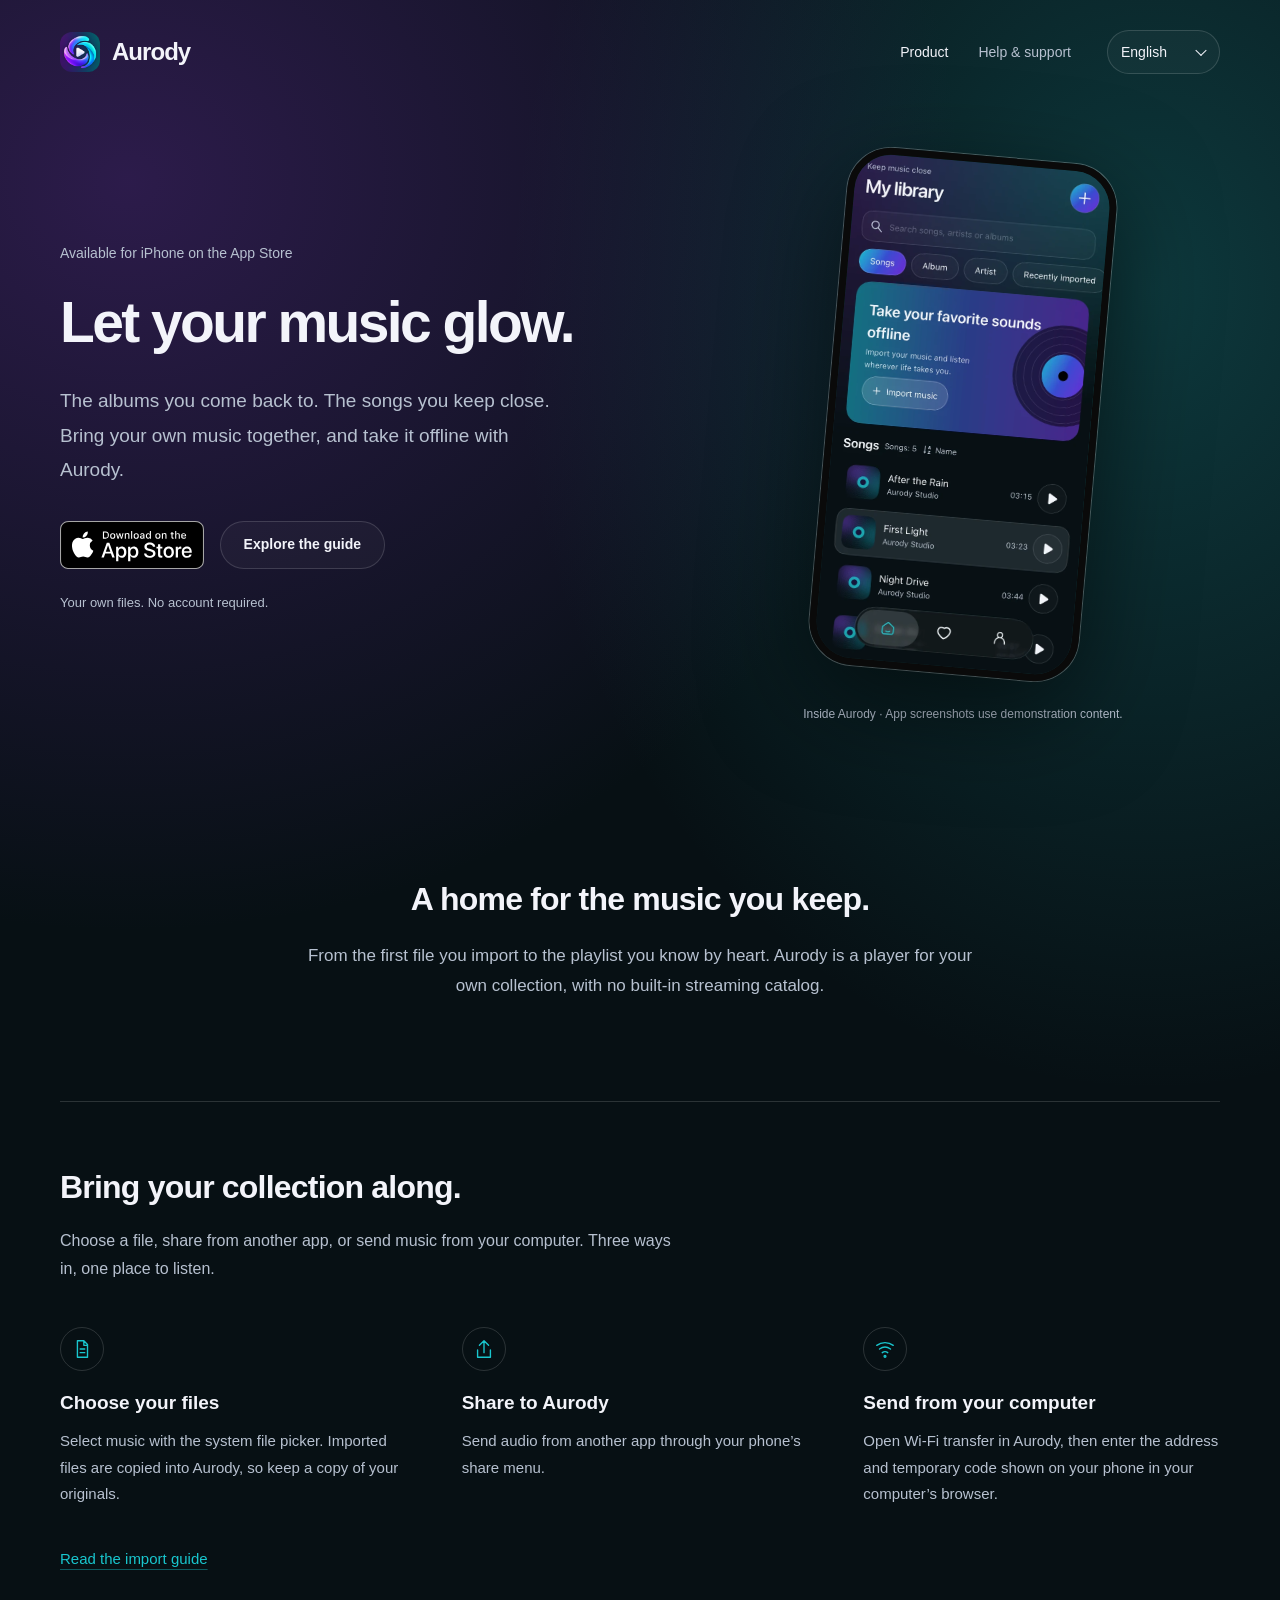
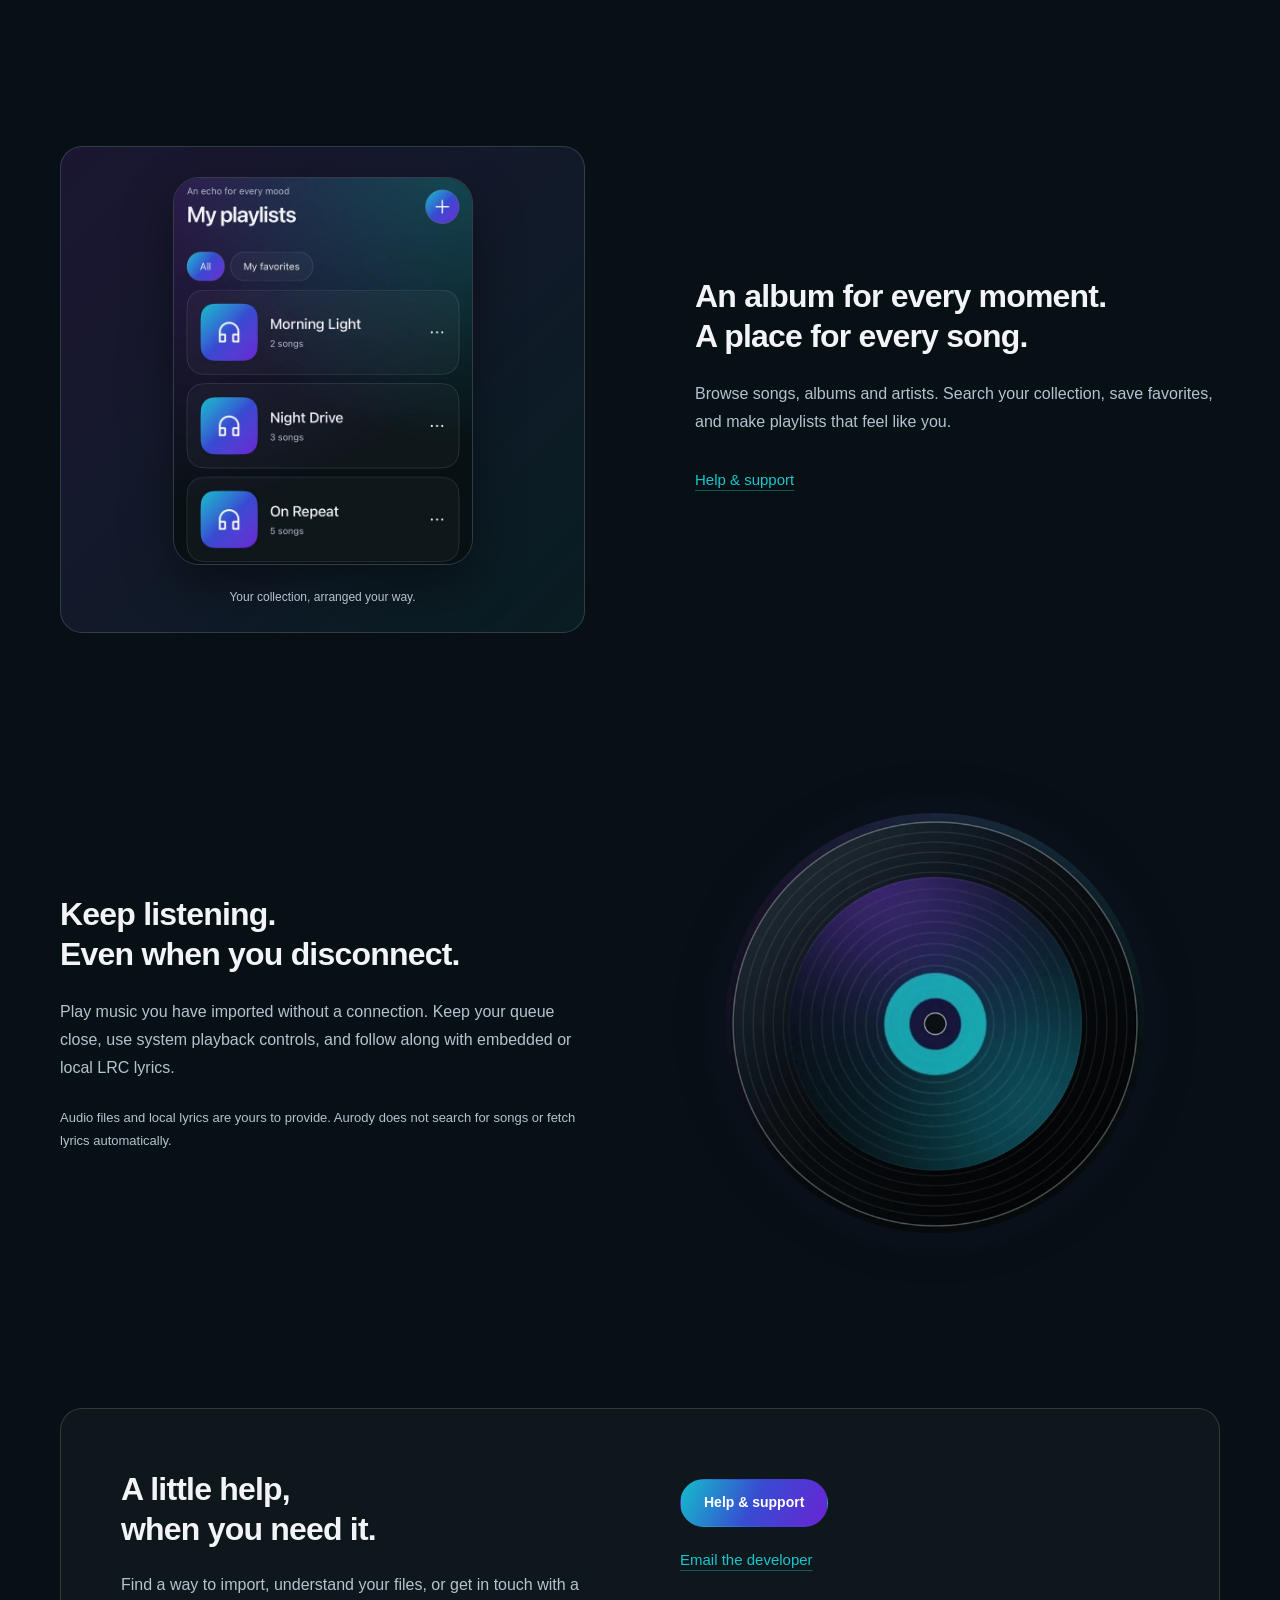
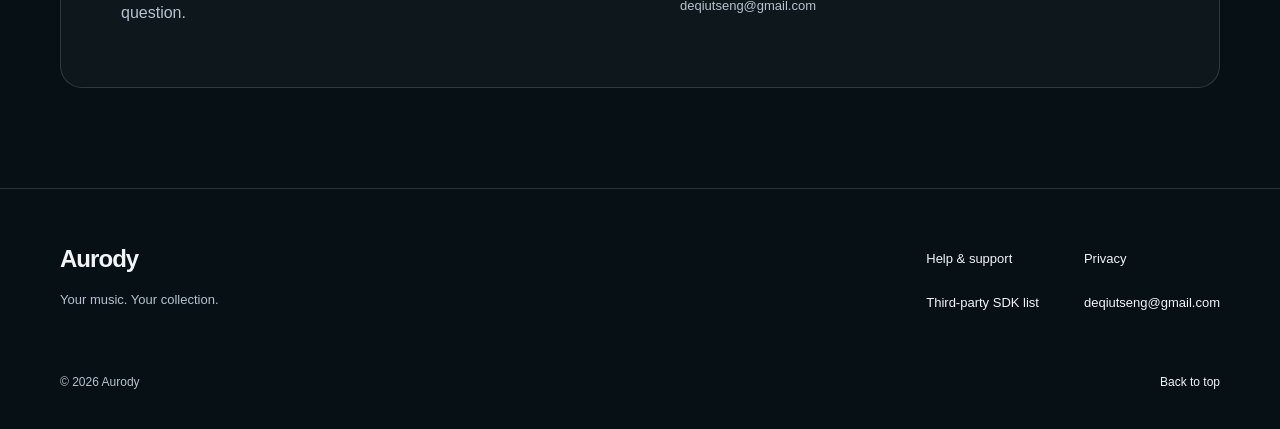
<file: index.html>
<!doctype html>
<html lang="en" dir="ltr"><head><meta charset="utf-8"><meta name="viewport" content="width=device-width, initial-scale=1, viewport-fit=cover"><meta name="color-scheme" content="dark"><meta name="theme-color" content="#071014"><meta name="referrer" content="no-referrer"><meta name="description" content="Import, organize and enjoy your own music offline. Get Aurody for iPhone on the App Store."><meta name="robots" content="index,follow"><title>Aurody — Let your music glow.</title><link rel="canonical" href="https://deqiutseng.github.io/AurodyWeb/"><link rel="icon" type="image/png" sizes="32x32" href="assets/images/favicon.png"><link rel="apple-touch-icon" href="assets/images/apple-touch-icon.png"><meta property="og:type" content="website"><meta property="og:site_name" content="Aurody"><meta property="og:title" content="Aurody — Let your music glow."><meta property="og:description" content="Import, organize and enjoy your own music offline. Get Aurody for iPhone on the App Store."><meta property="og:url" content="https://deqiutseng.github.io/AurodyWeb/"><meta property="og:image" content="https://deqiutseng.github.io/AurodyWeb/assets/images/share.png"><meta name="twitter:card" content="summary_large_image"><meta name="twitter:title" content="Aurody — Let your music glow."><meta name="twitter:description" content="Import, organize and enjoy your own music offline. Get Aurody for iPhone on the App Store."><meta name="twitter:image" content="https://deqiutseng.github.io/AurodyWeb/assets/images/share.png"><link rel="stylesheet" href="assets/site.css?v=language-chevron"><script type="module" src="assets/site.mjs?v=9-languages"></script></head>
<body data-page="home"><a class="skip" href="#main" data-i18n="nav.skip">Skip to content</a>
<header class="site-header" id="top"><div class="shell header-inner">
  <a class="brand" href="index.html" aria-label="Aurody home" data-i18n-aria="nav.home"><img src="assets/images/logo-128.png" alt="" width="40" height="40"><span>Aurody</span></a>
  <nav class="main-nav" aria-label="Product" data-i18n-aria="nav.product"><a data-i18n="nav.product" href="index.html" class="active">Product</a><a data-i18n="nav.support" href="support.html">Help &amp; support</a></nav>
  <div class="language" hidden><label for="language" data-i18n="nav.language">Website language</label><select id="language" aria-label="Website language" data-i18n-aria="nav.language"><option value="en" lang="en" dir="ltr">English</option><option value="zh-Hans" lang="zh-Hans" dir="ltr">简体中文</option><option value="zh-Hant" lang="zh-Hant" dir="ltr">繁體中文</option><option value="es" lang="es" dir="ltr">Español</option><option value="hi" lang="hi" dir="ltr">हिन्दी</option><option value="ar" lang="ar" dir="rtl">العربية</option><option value="fr" lang="fr" dir="ltr">Français</option><option value="bn" lang="bn" dir="ltr">বাংলা</option><option value="pt" lang="pt" dir="ltr">Português</option></select></div>
</div></header><main id="main">
<section class="shell hero"><div class="hero-copy"><p data-i18n="hero.platform" class="platform">Available for iPhone on the App Store</p><h1 data-i18n="hero.title">Let your music glow.</h1><p data-i18n="hero.body" class="lead">The albums you come back to. The songs you keep close. Bring your own music together, and take it offline with Aurody.</p><div class="actions"><a class="app-store" href="https://apps.apple.com/cn/app/aurody/id6829440466" data-i18n-aria="hero.download" aria-label="Download on the App Store"><img src="assets/images/app-store-en.svg" lang="en" alt="" width="119.66407" height="40"><img src="assets/images/app-store-zh-Hans.svg" lang="zh-Hans" alt="" width="108.85157" height="40" hidden><img src="assets/images/app-store-zh-Hant.svg" lang="zh-Hant" alt="" width="108.85157" height="40" hidden><img src="assets/images/app-store-es.svg" lang="es" alt="" width="119.66407" height="40" hidden><img src="assets/images/app-store-fr.svg" lang="fr" alt="" width="126.50751" height="40" hidden><img src="assets/images/app-store-bn.svg" lang="bn" alt="" width="146.8753" height="41" hidden><img src="assets/images/app-store-pt.svg" lang="pt" alt="" width="119.66407" height="40" hidden><span class="app-store-label" data-i18n="hero.download" hidden></span></a><a data-i18n="hero.help" href="support.html" class="button secondary">Explore the guide</a></div><p data-i18n="hero.note" class="small-note">Your own files. No account required.</p></div>
  <figure class="hero-visual"><div class="phone"><img src="assets/images/library.webp" data-i18n-alt="hero.image" alt="Actual Aurody music-library screen with demonstration tracks." width="640" height="1263" fetchpriority="high"></div><figcaption data-i18n="hero.caption">Inside Aurody · App screenshots use demonstration content.</figcaption></figure>
</section>
<section class="shell introduction"><h2 data-i18n="intro.title">A home for the music you keep.</h2><p data-i18n="intro.body">From the first file you import to the playlist you know by heart. Aurody is a player for your own collection, with no built-in streaming catalog.</p></section>
<section class="shell import-section" id="import"><div class="section-intro"><h2 data-i18n="import.title">Bring your collection along.</h2><p data-i18n="import.body">Choose a file, share from another app, or send music from your computer. Three ways in, one place to listen.</p></div><ul class="import-steps"><li><span class="method-icon" aria-hidden="true"><svg viewBox="0 0 24 24" width="22" height="22" fill="none" stroke="currentColor" stroke-width="1.5" stroke-linecap="round" stroke-linejoin="round"><path d="M7 3h7l4 4v14H7zM14 3v5h4M10 12h5M10 16h5"/></svg></span><h3 data-i18n="import.file.title">Choose your files</h3><p data-i18n="import.file.body">Select music with the system file picker. Imported files are copied into Aurody, so keep a copy of your originals.</p></li><li><span class="method-icon" aria-hidden="true"><svg viewBox="0 0 24 24" width="22" height="22" fill="none" stroke="currentColor" stroke-width="1.5" stroke-linecap="round" stroke-linejoin="round"><path d="M12 16V3m-5 5 5-5 5 5M5 13v8h14v-8"/></svg></span><h3 data-i18n="import.share.title">Share to Aurody</h3><p data-i18n="import.share.body">Send audio from another app through your phone’s share menu.</p></li><li><span class="method-icon" aria-hidden="true"><svg viewBox="0 0 24 24" width="22" height="22" fill="none" stroke="currentColor" stroke-width="1.5" stroke-linecap="round" stroke-linejoin="round"><path d="M3 8a15 15 0 0 1 18 0M6 12a10 10 0 0 1 12 0M9 16a5 5 0 0 1 6 0"/><circle cx="12" cy="20" r="1"/></svg></span><h3 data-i18n="import.wifi.title">Send from your computer</h3><p data-i18n="import.wifi.body">Open Wi-Fi transfer in Aurody, then enter the address and temporary code shown on your phone in your computer’s browser.</p></li></ul><a data-i18n="import.link" href="support.html#import" class="text-link">Read the import guide</a></section>
<section class="shell collection-section"><figure class="collection-visual"><img src="assets/images/playlists.webp" data-i18n-alt="library.image" alt="Actual Aurody playlist screen showing demonstration playlists." width="640" height="828" loading="lazy"><figcaption data-i18n="library.caption">Your collection, arranged your way.</figcaption></figure><div class="section-copy"><h2 data-i18n="library.title">An album for every moment.
A place for every song.</h2><p data-i18n="library.body">Browse songs, albums and artists. Search your collection, save favorites, and make playlists that feel like you.</p><a data-i18n="nav.support" href="support.html#files" class="text-link">Help &amp; support</a></div></section>
<section class="shell listen-section"><div class="section-copy"><h2 data-i18n="listen.title">Keep listening.
Even when you disconnect.</h2><p data-i18n="listen.body">Play music you have imported without a connection. Keep your queue close, use system playback controls, and follow along with embedded or local LRC lyrics.</p><p data-i18n="listen.detail" class="small-note">Audio files and local lyrics are yours to provide. Aurody does not search for songs or fetch lyrics automatically.</p></div><div class="record-visual"><img src="assets/images/playback-detail.webp" data-i18n-alt="listen.image" alt="Cropped detail of Aurody’s record-style playback artwork." width="640" height="640" loading="lazy"></div></section>
<section class="shell contact-section"><div><h2 data-i18n="contact.title">A little help,
when you need it.</h2><p data-i18n="contact.body">Find a way to import, understand your files, or get in touch with a question.</p></div><div class="contact-actions"><a data-i18n="nav.support" href="support.html" class="button primary">Help &amp; support</a><a data-i18n="contact.email" href="mailto:deqiutseng@gmail.com" class="text-link">Email the developer</a><span class="email-address"><bdi dir="ltr">deqiutseng@gmail.com</bdi></span></div></section>
</main><footer class="site-footer"><div class="shell footer-main"><div class="footer-brand"><a href="index.html" class="wordmark">Aurody</a><p data-i18n="footer.line">Your music. Your collection.</p></div><nav aria-label="Privacy" data-i18n-aria="nav.privacy"><a data-i18n="nav.support" href="support.html">Help &amp; support</a><a data-i18n="nav.privacy" href="privacy.html">Privacy</a><a data-i18n="nav.sdk" href="sdklist.html">Third-party SDK list</a><a href="mailto:deqiutseng@gmail.com"><bdi dir="ltr">deqiutseng@gmail.com</bdi></a></nav></div><div class="shell footer-bottom"><p data-i18n="footer.rights">© 2026 Aurody</p><a data-i18n="footer.top" href="#top">Back to top</a></div></footer></body></html>
</file>
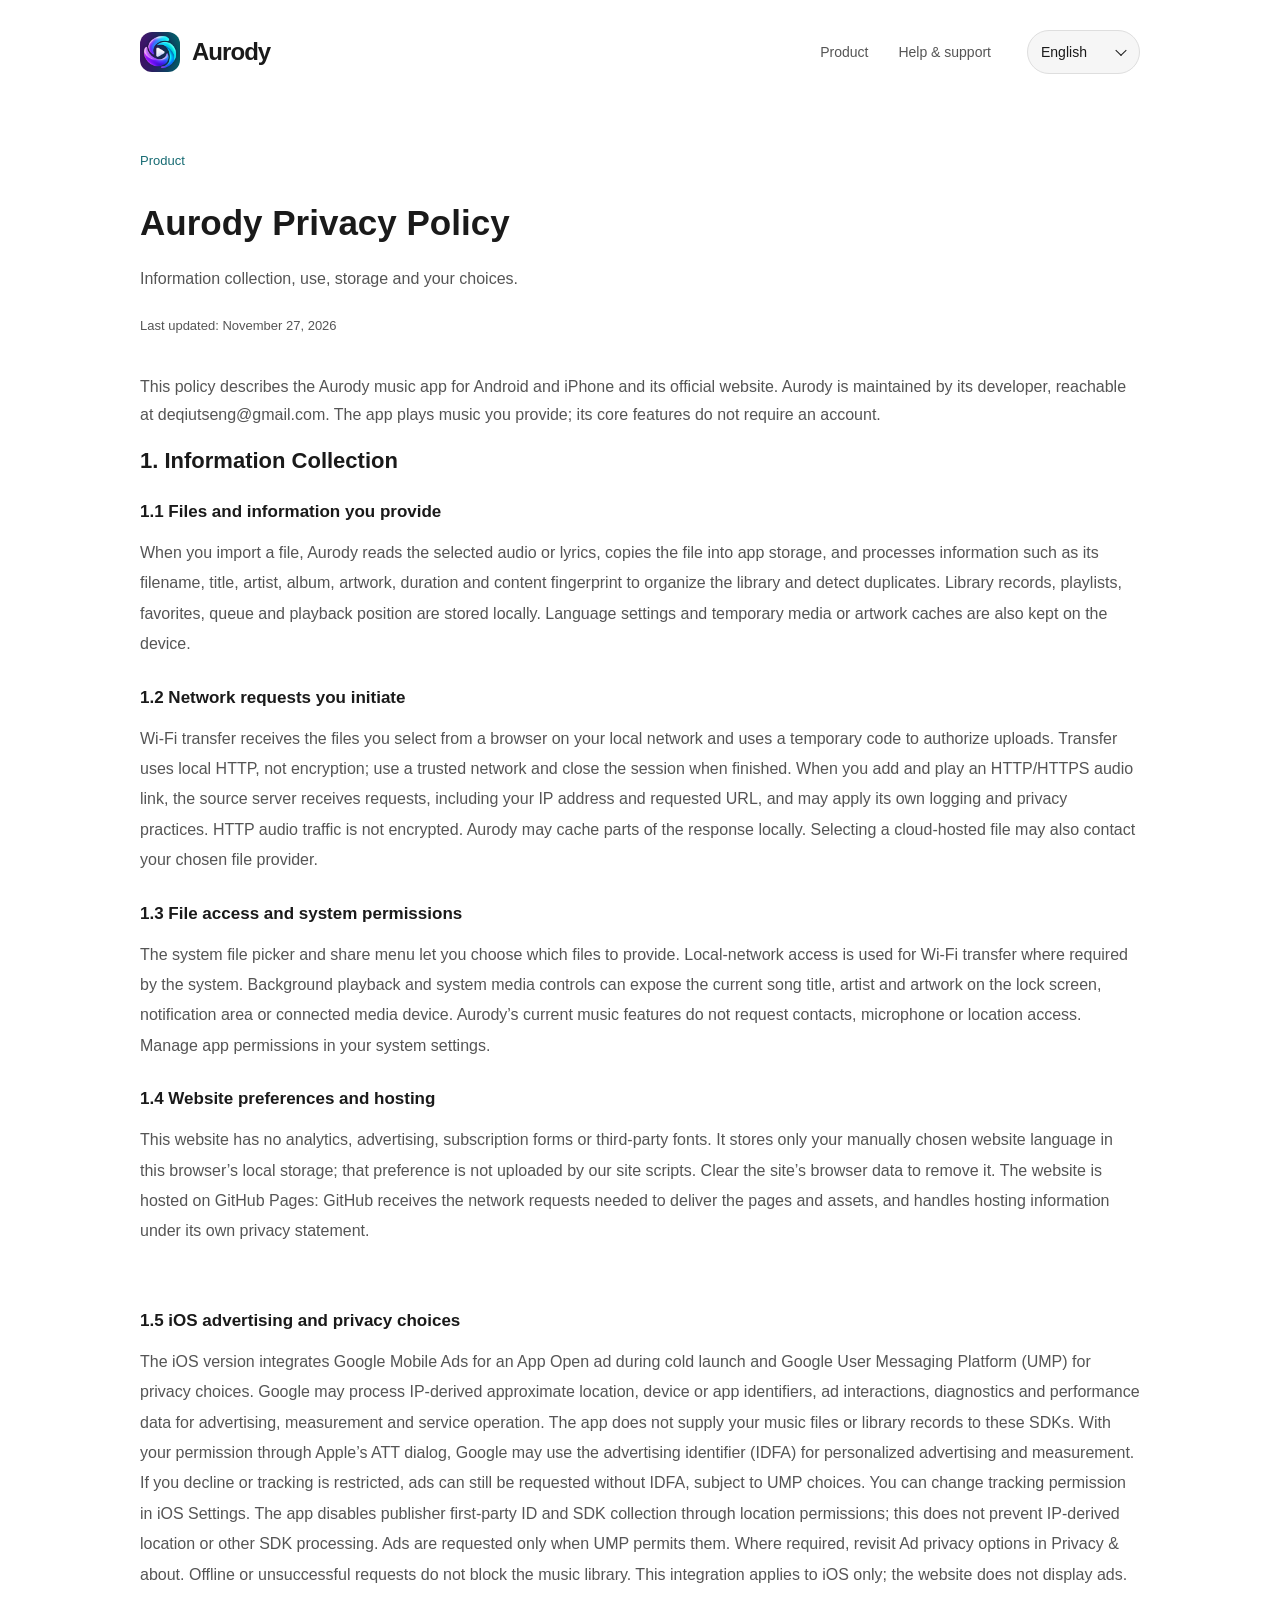
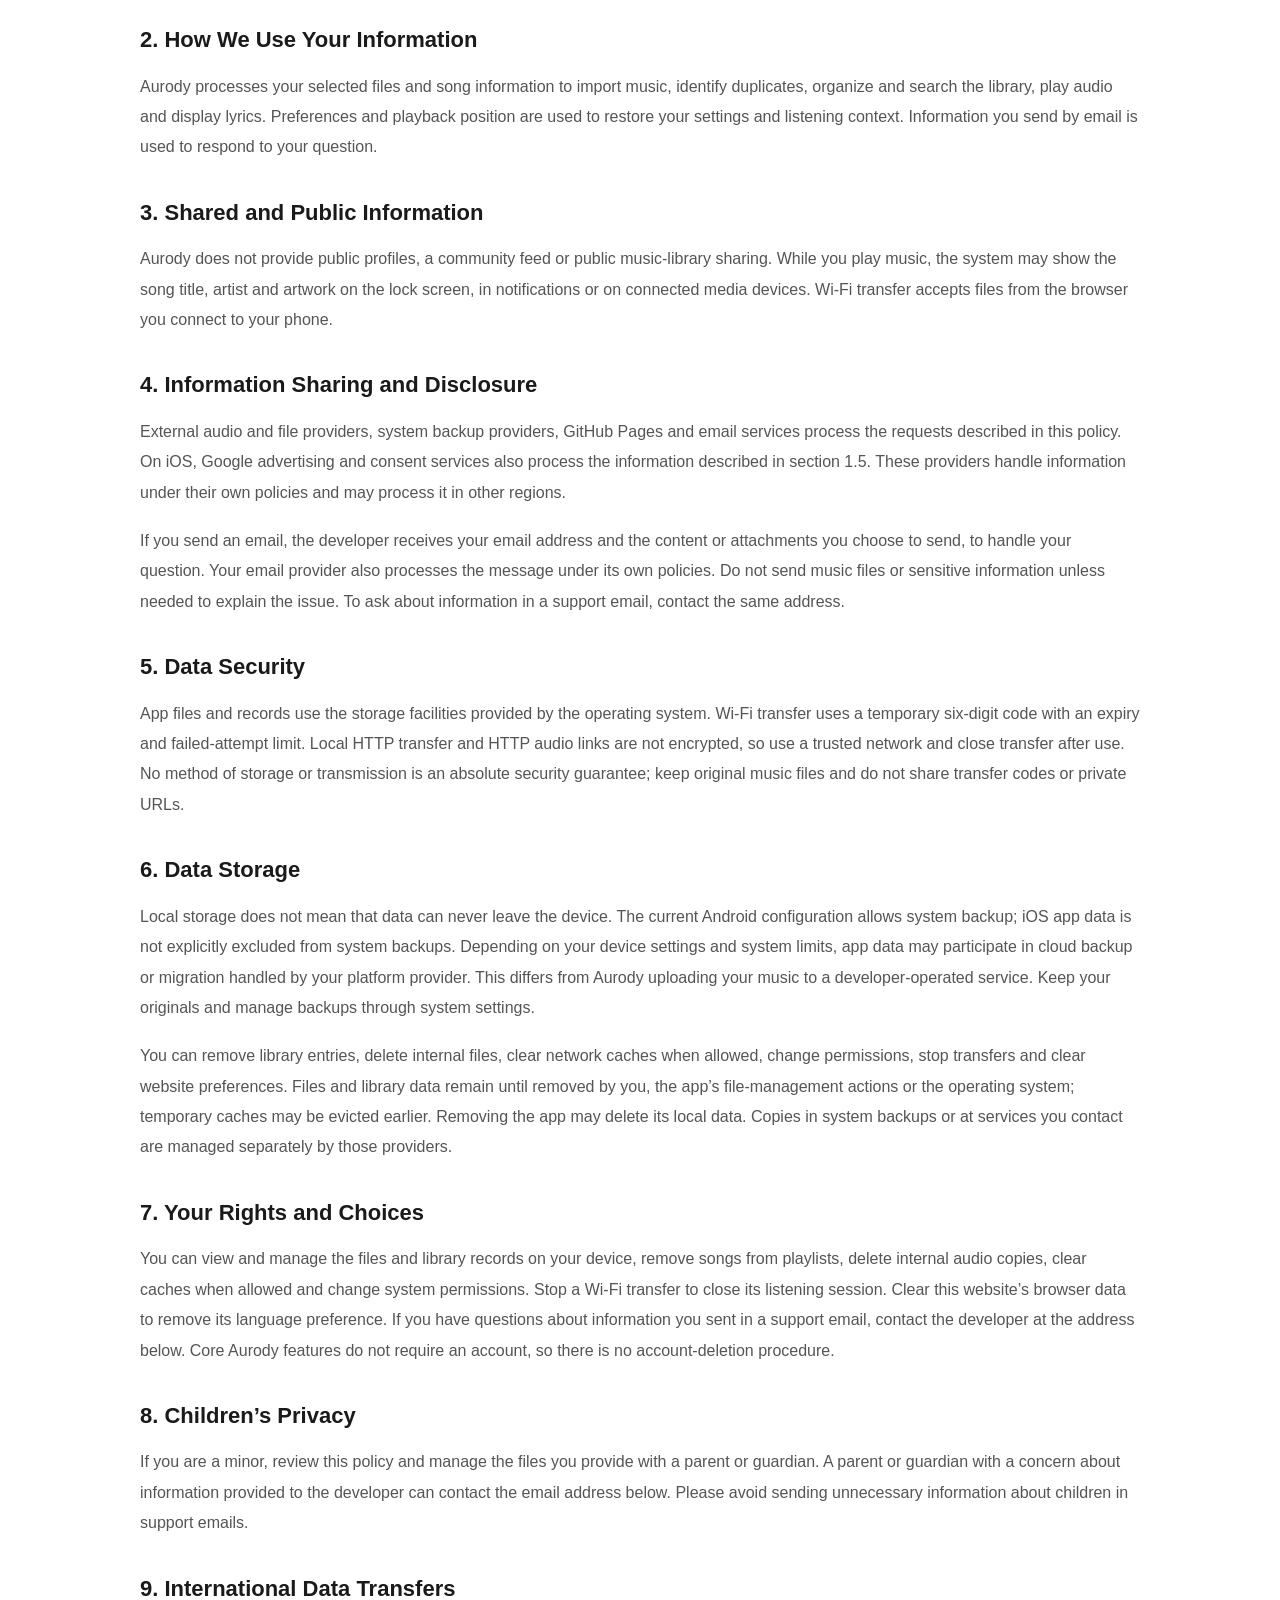
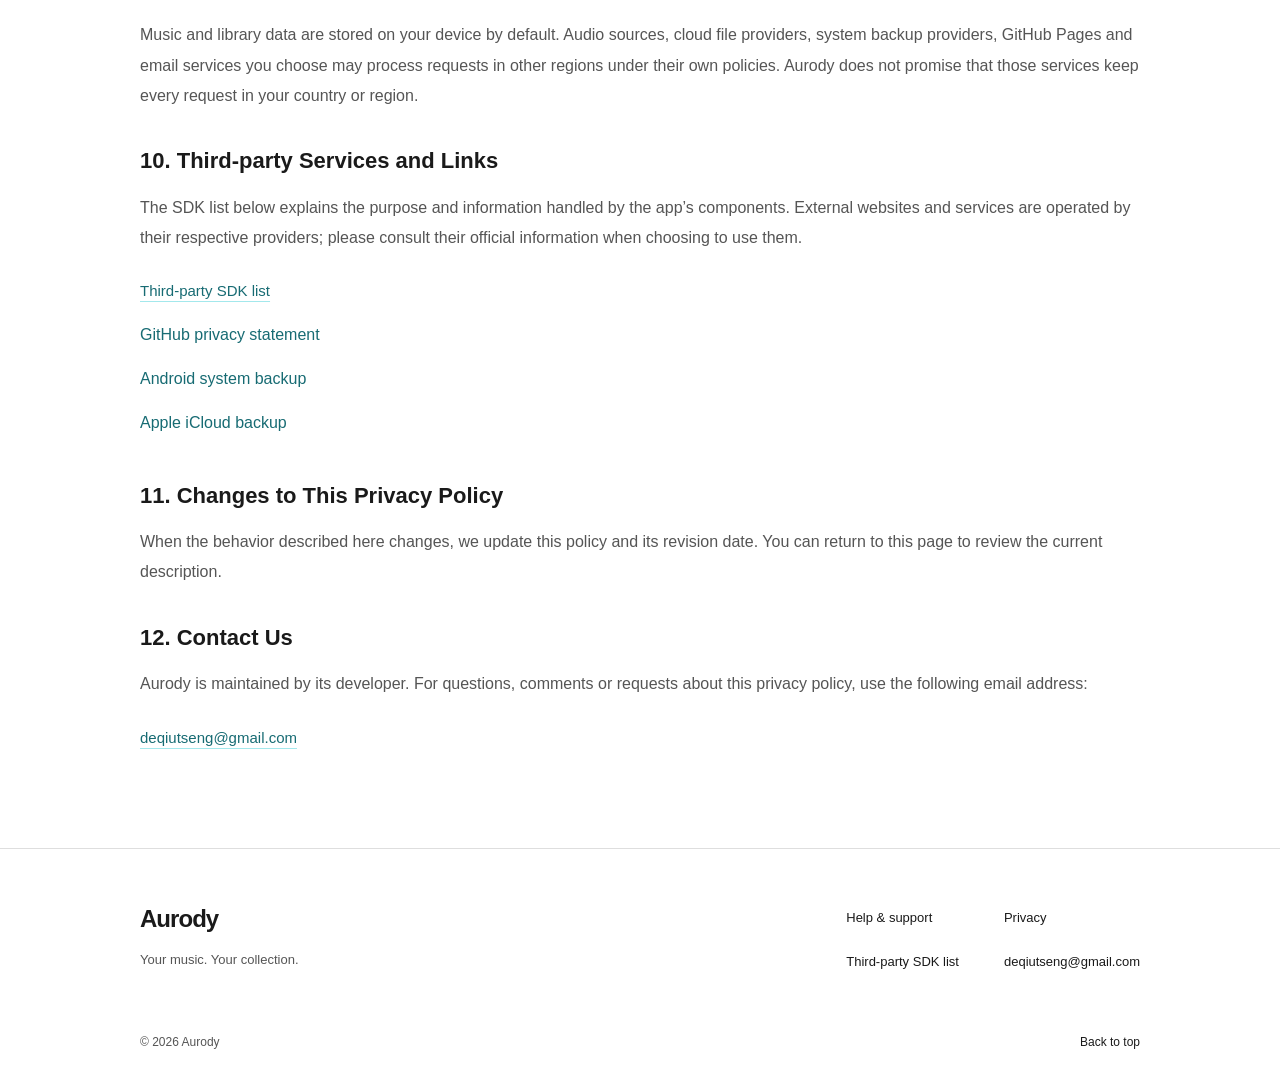
<file: privacy.html>
<!doctype html>
<html lang="en" dir="ltr"><head><meta charset="utf-8"><meta name="viewport" content="width=device-width, initial-scale=1, viewport-fit=cover"><meta name="color-scheme" content="dark"><meta name="theme-color" content="#071014"><meta name="referrer" content="no-referrer"><meta name="description" content="How Aurody handles local music, network connections, system backups and website preferences."><meta name="robots" content="index,follow"><title>Privacy policy — Aurody</title><link rel="canonical" href="https://deqiutseng.github.io/AurodyWeb/privacy.html"><link rel="icon" type="image/png" sizes="32x32" href="assets/images/favicon.png"><link rel="apple-touch-icon" href="assets/images/apple-touch-icon.png"><meta property="og:type" content="website"><meta property="og:site_name" content="Aurody"><meta property="og:title" content="Privacy policy — Aurody"><meta property="og:description" content="How Aurody handles local music, network connections, system backups and website preferences."><meta property="og:url" content="https://deqiutseng.github.io/AurodyWeb/privacy.html"><meta property="og:image" content="https://deqiutseng.github.io/AurodyWeb/assets/images/share.png"><meta name="twitter:card" content="summary_large_image"><meta name="twitter:title" content="Privacy policy — Aurody"><meta name="twitter:description" content="How Aurody handles local music, network connections, system backups and website preferences."><meta name="twitter:image" content="https://deqiutseng.github.io/AurodyWeb/assets/images/share.png"><link rel="stylesheet" href="assets/site.css?v=language-chevron"><script type="module" src="assets/site.mjs?v=9-languages"></script></head>
<body data-page="privacy" class="document-page"><a class="skip" href="#main" data-i18n="nav.skip">Skip to content</a>
<header class="site-header" id="top"><div class="shell header-inner">
  <a class="brand" href="index.html" aria-label="Aurody home" data-i18n-aria="nav.home"><img src="assets/images/logo-128.png" alt="" width="40" height="40"><span>Aurody</span></a>
  <nav class="main-nav" aria-label="Product" data-i18n-aria="nav.product"><a data-i18n="nav.product" href="index.html">Product</a><a data-i18n="nav.support" href="support.html">Help &amp; support</a></nav>
  <div class="language" hidden><label for="language" data-i18n="nav.language">Website language</label><select id="language" aria-label="Website language" data-i18n-aria="nav.language"><option value="en" lang="en" dir="ltr">English</option><option value="zh-Hans" lang="zh-Hans" dir="ltr">简体中文</option><option value="zh-Hant" lang="zh-Hant" dir="ltr">繁體中文</option><option value="es" lang="es" dir="ltr">Español</option><option value="hi" lang="hi" dir="ltr">हिन्दी</option><option value="ar" lang="ar" dir="rtl">العربية</option><option value="fr" lang="fr" dir="ltr">Français</option><option value="bn" lang="bn" dir="ltr">বাংলা</option><option value="pt" lang="pt" dir="ltr">Português</option></select></div>
</div></header><main id="main"><div class="page-heading shell"><a data-i18n="nav.product" href="index.html" class="back-link">Product</a><h1 data-i18n="privacy.title">Aurody Privacy Policy</h1><p data-i18n="privacy.lead" class="lead">Information collection, use, storage and your choices.</p><p data-i18n="date.label" class="revision">Last updated: November 27, 2026</p></div><article class="shell legal-article article-body"><p data-i18n="privacy.scope.body">This policy describes the Aurody music app for Android and iPhone and its official website. Aurody is maintained by its developer, reachable at deqiutseng@gmail.com. The app plays music you provide; its core features do not require an account.</p>
<section id="collection" class="article-section"><h2 data-i18n="legal.collect.title">1. Information Collection</h2><h3 data-i18n="legal.collect.local">1.1 Files and information you provide</h3><p data-i18n="privacy.local.body">When you import a file, Aurody reads the selected audio or lyrics, copies the file into app storage, and processes information such as its filename, title, artist, album, artwork, duration and content fingerprint to organize the library and detect duplicates. Library records, playlists, favorites, queue and playback position are stored locally. Language settings and temporary media or artwork caches are also kept on the device.</p><h3 data-i18n="legal.collect.network">1.2 Network requests you initiate</h3><p data-i18n="privacy.network.body">Wi-Fi transfer receives the files you select from a browser on your local network and uses a temporary code to authorize uploads. Transfer uses local HTTP, not encryption; use a trusted network and close the session when finished. When you add and play an HTTP/HTTPS audio link, the source server receives requests, including your IP address and requested URL, and may apply its own logging and privacy practices. HTTP audio traffic is not encrypted. Aurody may cache parts of the response locally. Selecting a cloud-hosted file may also contact your chosen file provider.</p><h3 data-i18n="legal.collect.permissions">1.3 File access and system permissions</h3><p data-i18n="privacy.permissions.body">The system file picker and share menu let you choose which files to provide. Local-network access is used for Wi-Fi transfer where required by the system. Background playback and system media controls can expose the current song title, artist and artwork on the lock screen, notification area or connected media device. Aurody’s current music features do not request contacts, microphone or location access. Manage app permissions in your system settings.</p><h3 data-i18n="legal.collect.website">1.4 Website preferences and hosting</h3><p data-i18n="privacy.website.body">This website has no analytics, advertising, subscription forms or third-party fonts. It stores only your manually chosen website language in this browser’s local storage; that preference is not uploaded by our site scripts. Clear the site’s browser data to remove it. The website is hosted on GitHub Pages: GitHub receives the network requests needed to deliver the pages and assets, and handles hosting information under its own privacy statement.</p></section>
<section class="article-section" id="ios-advertising"><h3 data-i18n="privacy.advertising.title">1.5 iOS advertising and privacy choices</h3><p data-i18n="privacy.advertising.body">The iOS version integrates Google Mobile Ads for an App Open ad during cold launch and Google User Messaging Platform (UMP) for privacy choices. Google may process IP-derived approximate location, device or app identifiers, ad interactions, diagnostics and performance data for advertising, measurement and service operation. The app does not supply your music files or library records to these SDKs. With your permission through Apple’s ATT dialog, Google may use the advertising identifier (IDFA) for personalized advertising and measurement. If you decline or tracking is restricted, ads can still be requested without IDFA, subject to UMP choices. You can change tracking permission in iOS Settings. The app disables publisher first-party ID and SDK collection through location permissions; this does not prevent IP-derived location or other SDK processing. Ads are requested only when UMP permits them. Where required, revisit Ad privacy options in Privacy &amp; about. Offline or unsuccessful requests do not block the music library. This integration applies to iOS only; the website does not display ads.</p></section>
<section id="use" class="article-section"><h2 data-i18n="legal.use.title">2. How We Use Your Information</h2><p data-i18n="legal.use.body">Aurody processes your selected files and song information to import music, identify duplicates, organize and search the library, play audio and display lyrics. Preferences and playback position are used to restore your settings and listening context. Information you send by email is used to respond to your question.</p></section>
<section id="public" class="article-section"><h2 data-i18n="legal.public.title">3. Shared and Public Information</h2><p data-i18n="legal.public.body">Aurody does not provide public profiles, a community feed or public music-library sharing. While you play music, the system may show the song title, artist and artwork on the lock screen, in notifications or on connected media devices. Wi-Fi transfer accepts files from the browser you connect to your phone.</p></section>
<section id="disclosure" class="article-section"><h2 data-i18n="legal.disclosure.title">4. Information Sharing and Disclosure</h2><p data-i18n="legal.disclosure.body">External audio and file providers, system backup providers, GitHub Pages and email services process the requests described in this policy. On iOS, Google advertising and consent services also process the information described in section 1.5. These providers handle information under their own policies and may process it in other regions.</p><p data-i18n="privacy.email.body">If you send an email, the developer receives your email address and the content or attachments you choose to send, to handle your question. Your email provider also processes the message under its own policies. Do not send music files or sensitive information unless needed to explain the issue. To ask about information in a support email, contact the same address.</p></section>
<section id="security" class="article-section"><h2 data-i18n="legal.security.title">5. Data Security</h2><p data-i18n="legal.security.body">App files and records use the storage facilities provided by the operating system. Wi-Fi transfer uses a temporary six-digit code with an expiry and failed-attempt limit. Local HTTP transfer and HTTP audio links are not encrypted, so use a trusted network and close transfer after use. No method of storage or transmission is an absolute security guarantee; keep original music files and do not share transfer codes or private URLs.</p></section>
<section id="storage" class="article-section"><h2 data-i18n="legal.storage.title">6. Data Storage</h2><p data-i18n="privacy.backup.body">Local storage does not mean that data can never leave the device. The current Android configuration allows system backup; iOS app data is not explicitly excluded from system backups. Depending on your device settings and system limits, app data may participate in cloud backup or migration handled by your platform provider. This differs from Aurody uploading your music to a developer-operated service. Keep your originals and manage backups through system settings.</p><p data-i18n="privacy.control.body">You can remove library entries, delete internal files, clear network caches when allowed, change permissions, stop transfers and clear website preferences. Files and library data remain until removed by you, the app’s file-management actions or the operating system; temporary caches may be evicted earlier. Removing the app may delete its local data. Copies in system backups or at services you contact are managed separately by those providers.</p></section>
<section id="choices" class="article-section"><h2 data-i18n="legal.choices.title">7. Your Rights and Choices</h2><p data-i18n="legal.choices.body">You can view and manage the files and library records on your device, remove songs from playlists, delete internal audio copies, clear caches when allowed and change system permissions. Stop a Wi-Fi transfer to close its listening session. Clear this website’s browser data to remove its language preference. If you have questions about information you sent in a support email, contact the developer at the address below. Core Aurody features do not require an account, so there is no account-deletion procedure.</p></section>
<section id="children" class="article-section"><h2 data-i18n="legal.children.title">8. Children’s Privacy</h2><p data-i18n="legal.children.body">If you are a minor, review this policy and manage the files you provide with a parent or guardian. A parent or guardian with a concern about information provided to the developer can contact the email address below. Please avoid sending unnecessary information about children in support emails.</p></section>
<section id="international" class="article-section"><h2 data-i18n="legal.international.title">9. International Data Transfers</h2><p data-i18n="legal.international.body">Music and library data are stored on your device by default. Audio sources, cloud file providers, system backup providers, GitHub Pages and email services you choose may process requests in other regions under their own policies. Aurody does not promise that those services keep every request in your country or region.</p></section>
<section id="third-party" class="article-section"><h2 data-i18n="legal.third.title">10. Third-party Services and Links</h2><p data-i18n="legal.third.body">The SDK list below explains the purpose and information handled by the app’s components. External websites and services are operated by their respective providers; please consult their official information when choosing to use them.</p><a data-i18n="nav.sdk" href="sdklist.html" class="text-link">Third-party SDK list</a><ul class="reference-links"><li><a data-i18n="privacy.github" href="https://docs.github.com/en/site-policy/privacy-policies/github-general-privacy-statement">GitHub privacy statement</a></li><li><a data-i18n="privacy.android" href="https://developer.android.com/identity/data/autobackup">Android system backup</a></li><li><a data-i18n="privacy.apple" href="https://support.apple.com/en-us/108770">Apple iCloud backup</a></li></ul></section>
<section id="updates" class="article-section"><h2 data-i18n="legal.updates.title">11. Changes to This Privacy Policy</h2><p data-i18n="legal.updates.body">When the behavior described here changes, we update this policy and its revision date. You can return to this page to review the current description.</p></section>
<section id="contact" class="article-section"><h2 data-i18n="legal.contact.title">12. Contact Us</h2><p data-i18n="legal.contact.body">Aurody is maintained by its developer. For questions, comments or requests about this privacy policy, use the following email address:</p><a class="text-link email-link" href="mailto:deqiutseng@gmail.com"><bdi dir="ltr">deqiutseng@gmail.com</bdi></a></section>
</article></main><footer class="site-footer"><div class="shell footer-main"><div class="footer-brand"><a href="index.html" class="wordmark">Aurody</a><p data-i18n="footer.line">Your music. Your collection.</p></div><nav aria-label="Privacy" data-i18n-aria="nav.privacy"><a data-i18n="nav.support" href="support.html">Help &amp; support</a><a data-i18n="nav.privacy" href="privacy.html">Privacy</a><a data-i18n="nav.sdk" href="sdklist.html">Third-party SDK list</a><a href="mailto:deqiutseng@gmail.com"><bdi dir="ltr">deqiutseng@gmail.com</bdi></a></nav></div><div class="shell footer-bottom"><p data-i18n="footer.rights">© 2026 Aurody</p><a data-i18n="footer.top" href="#top">Back to top</a></div></footer></body></html>
</file>
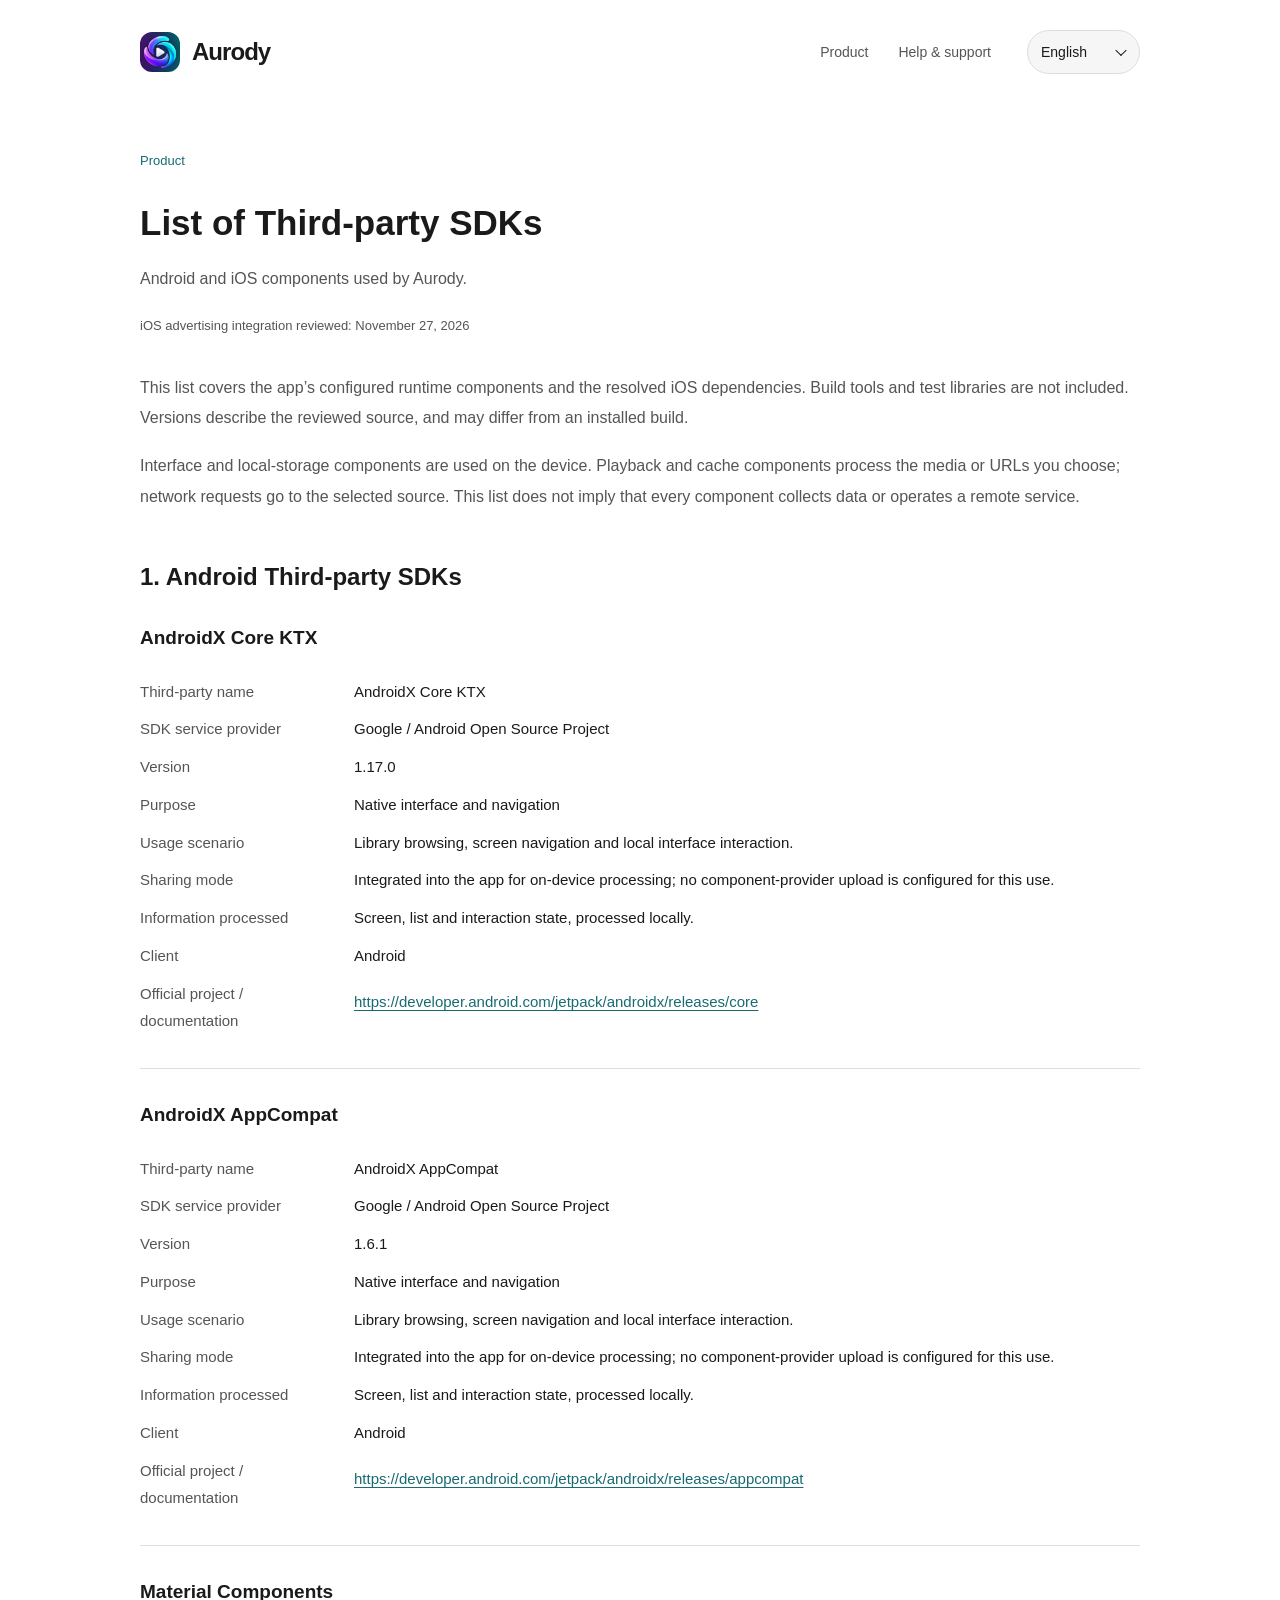
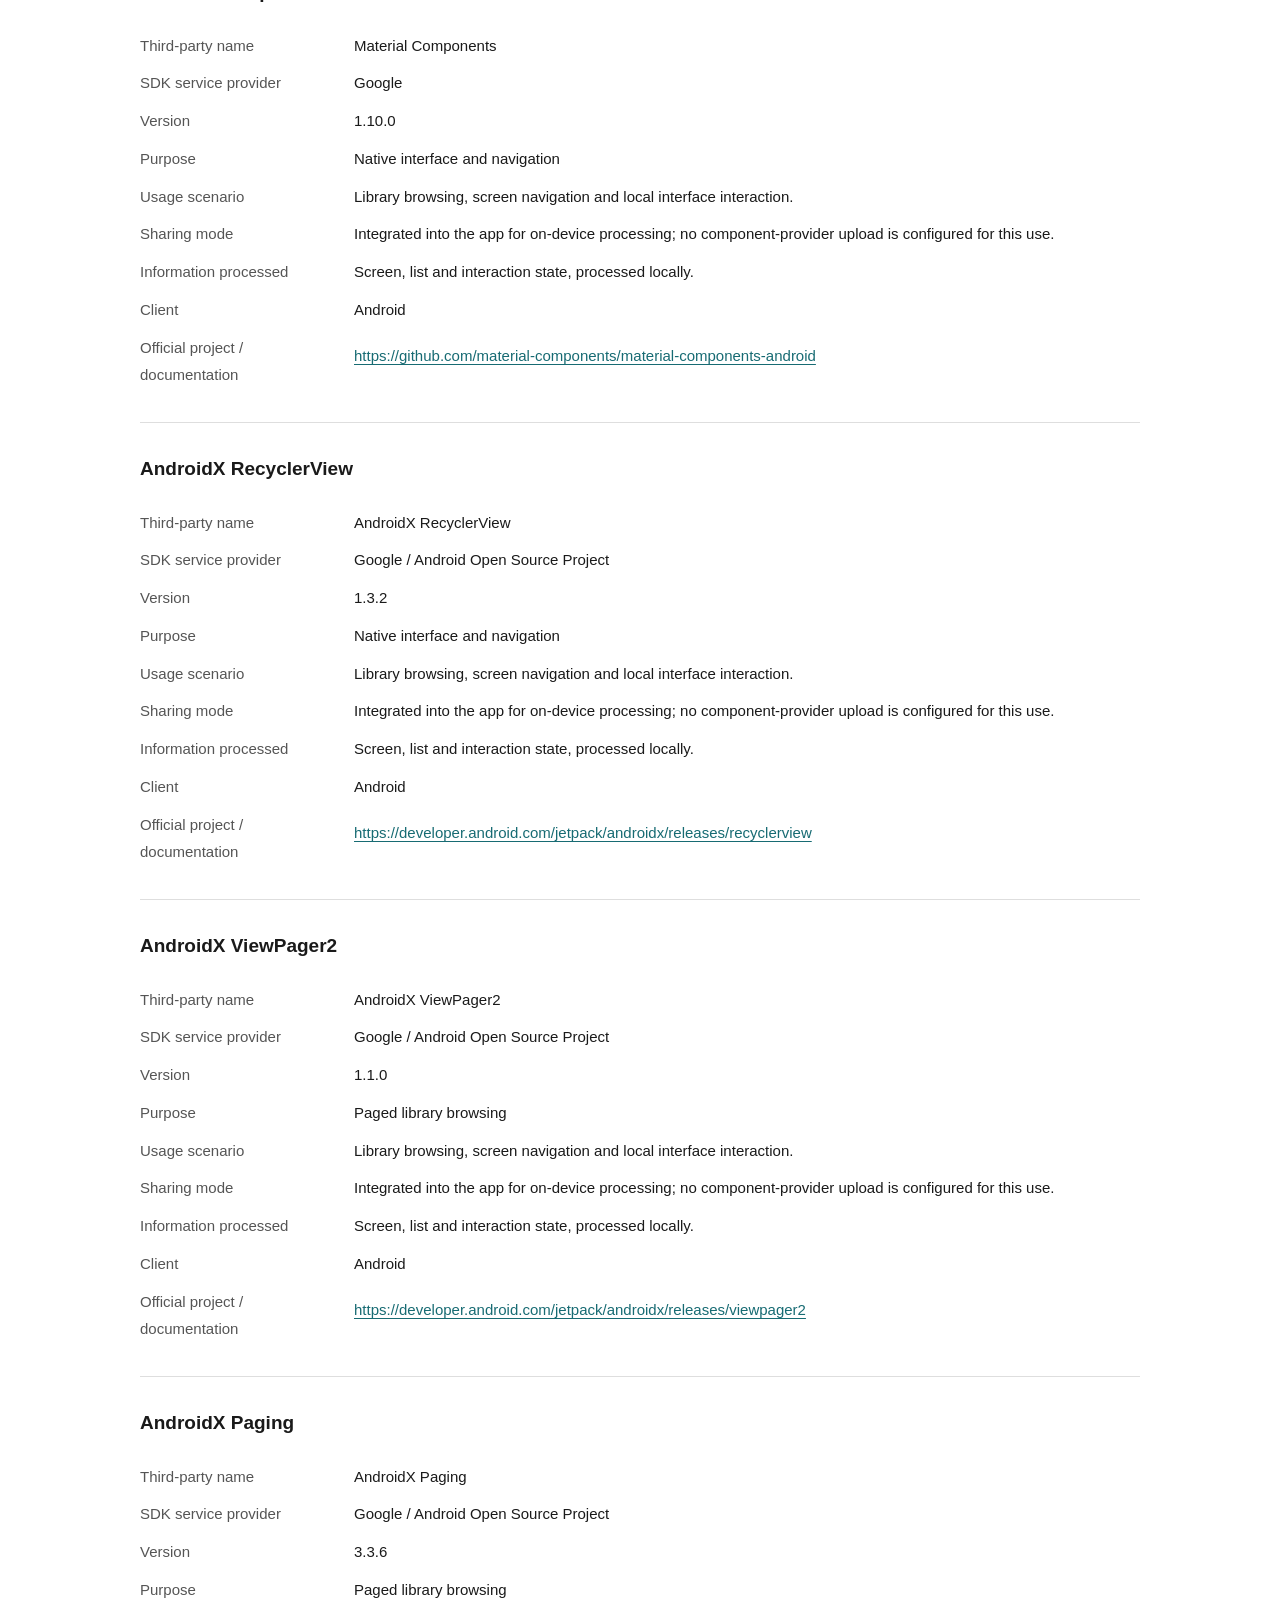
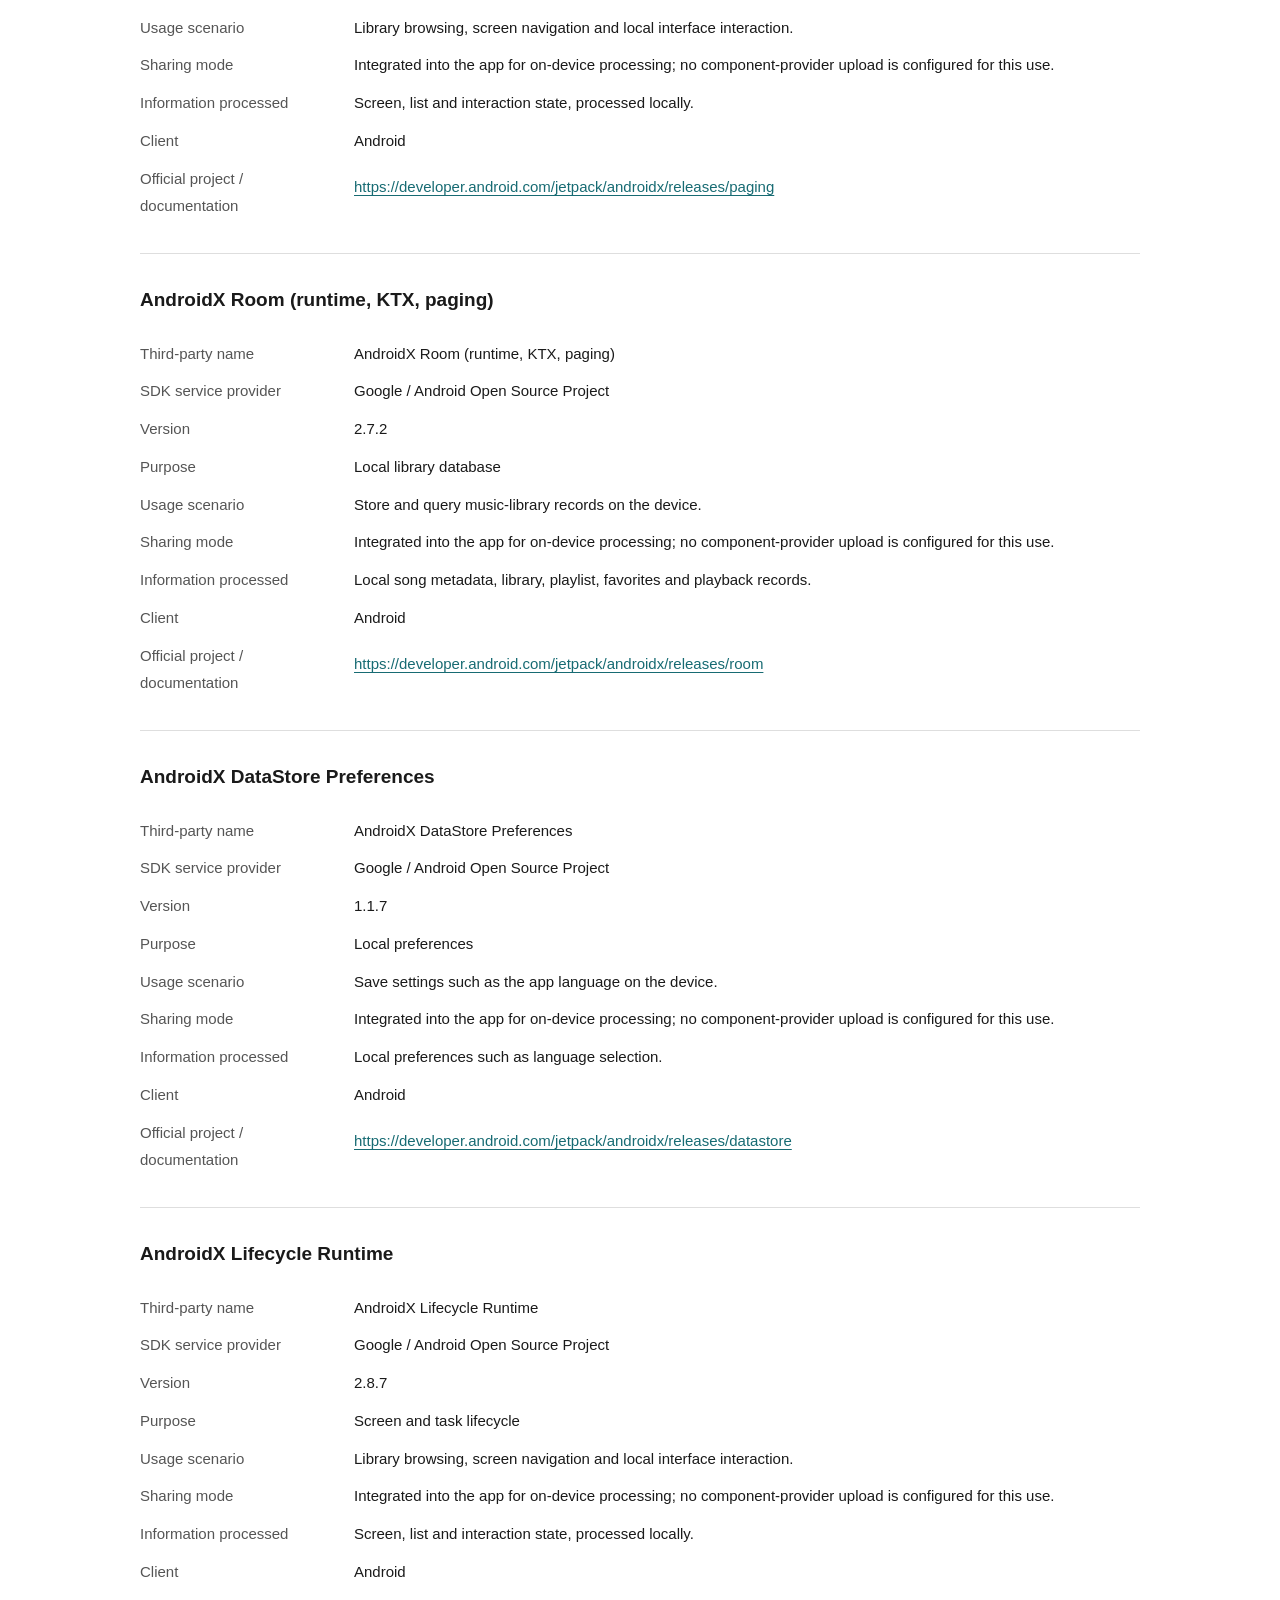
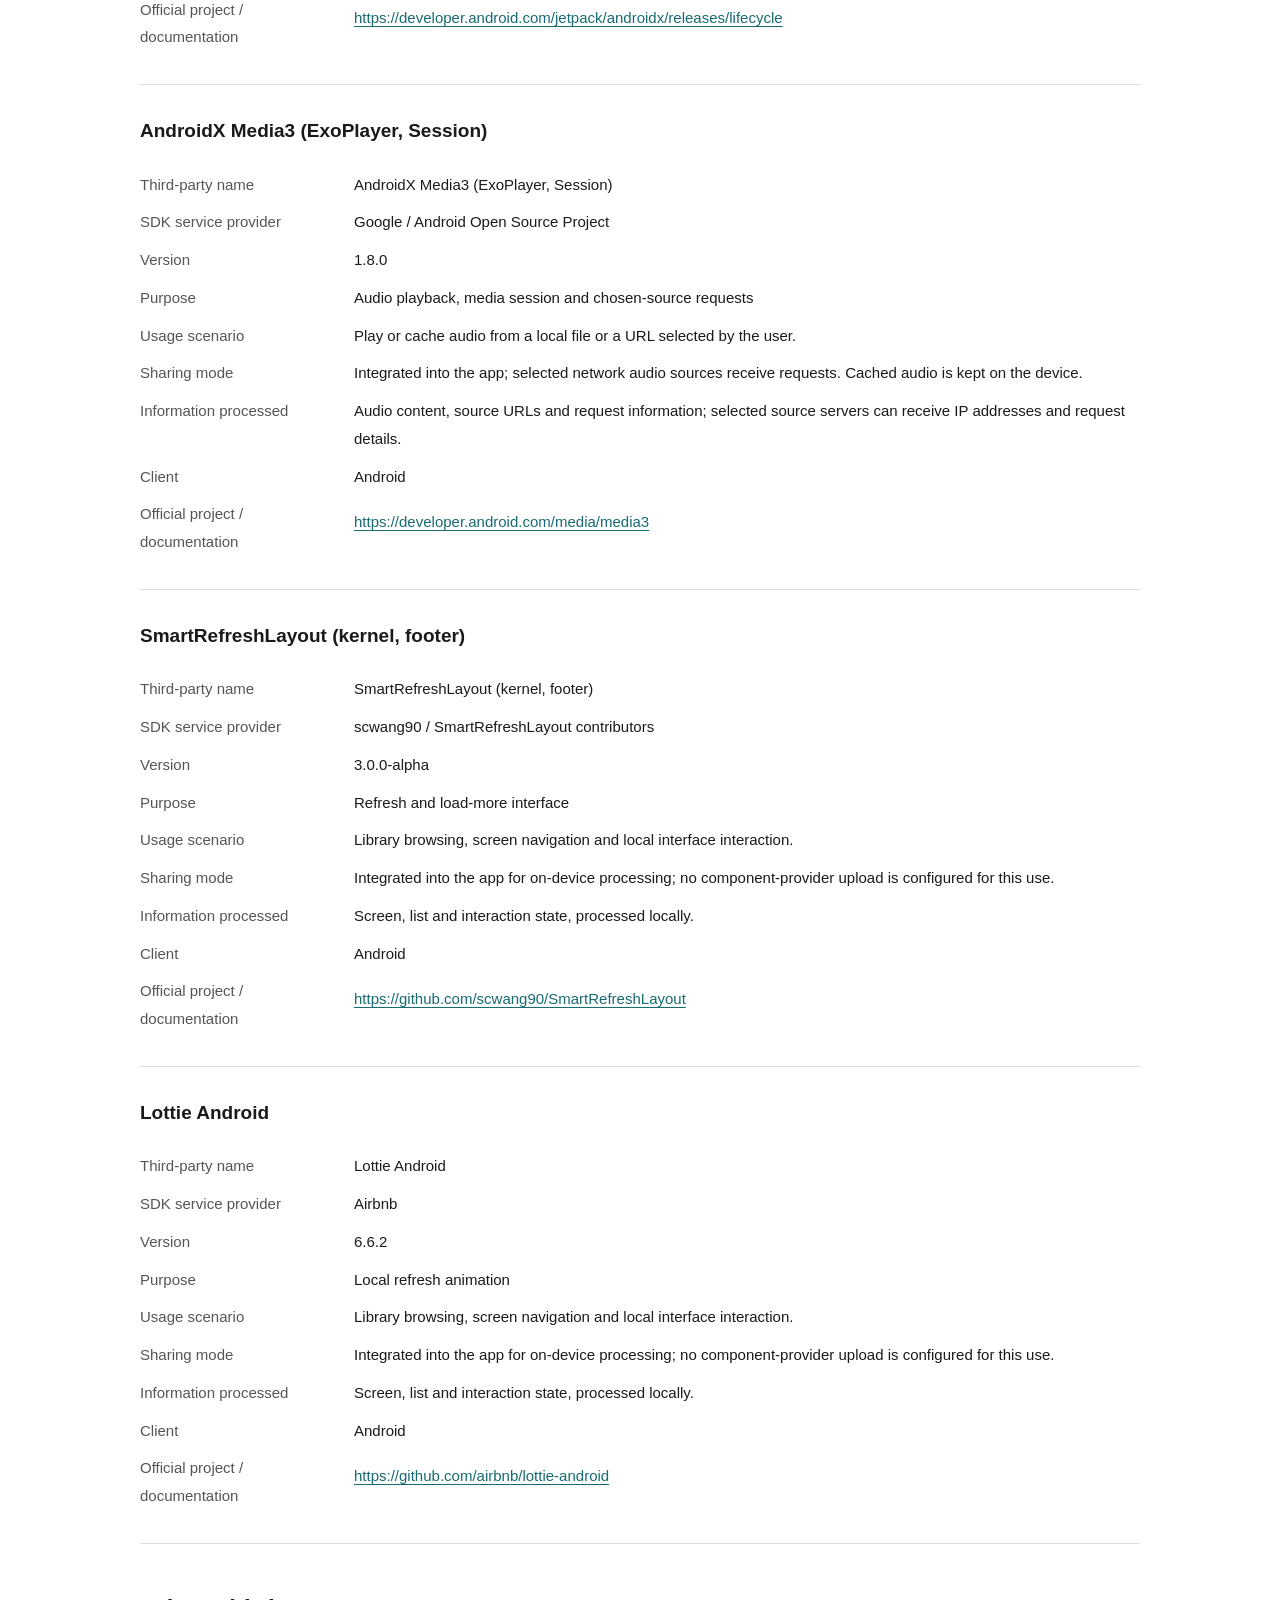
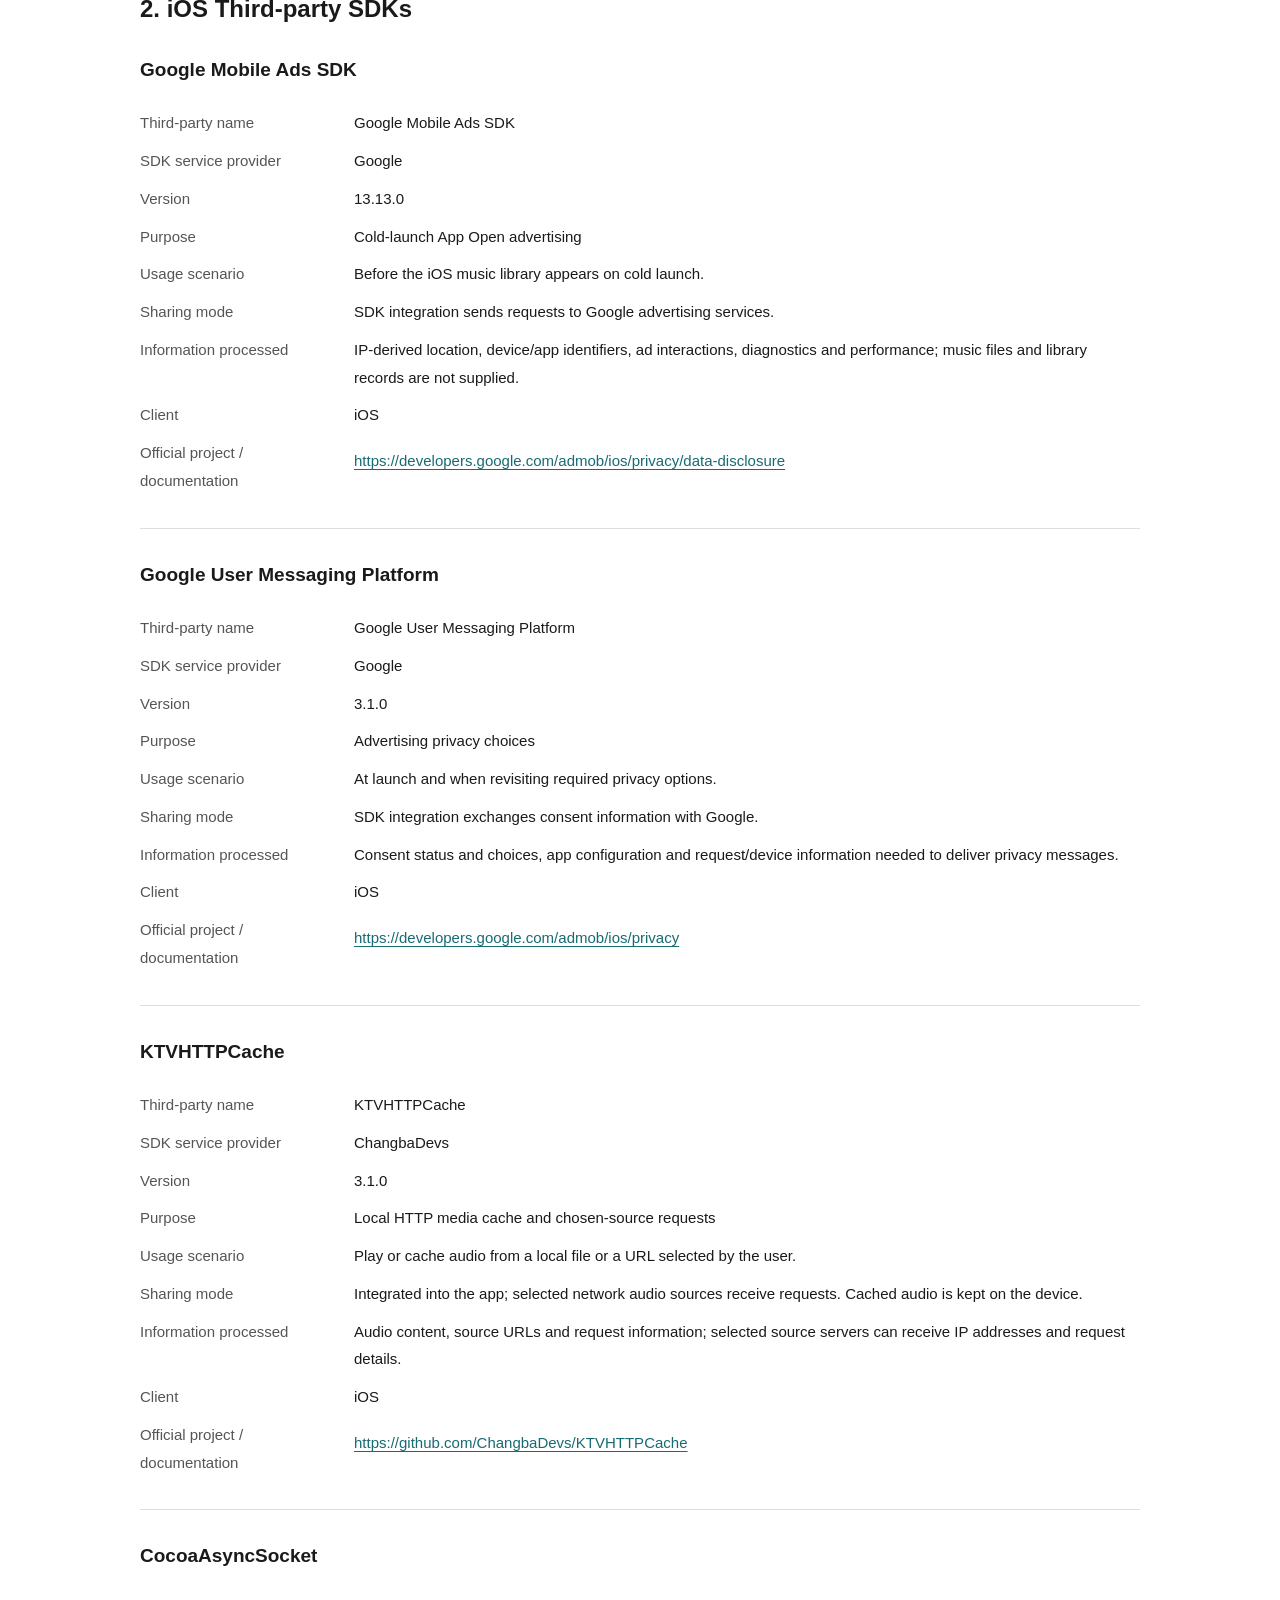
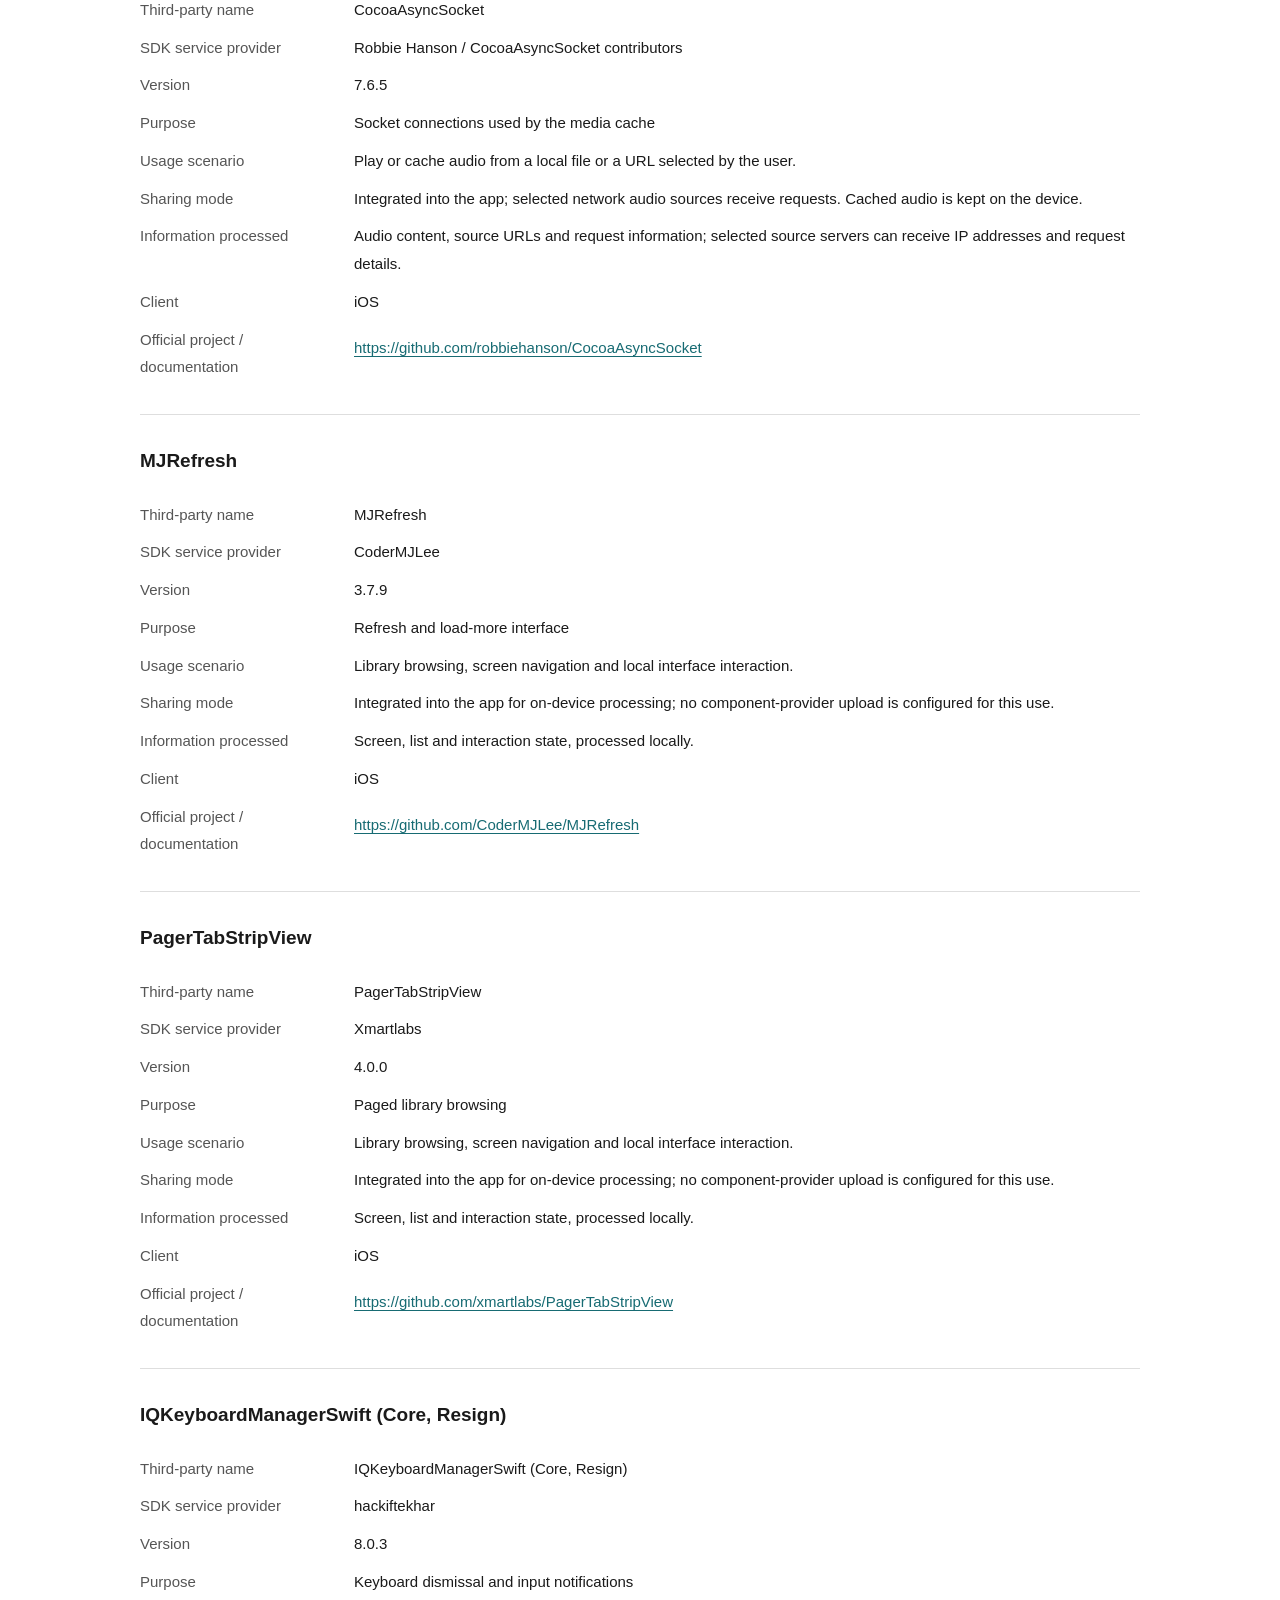
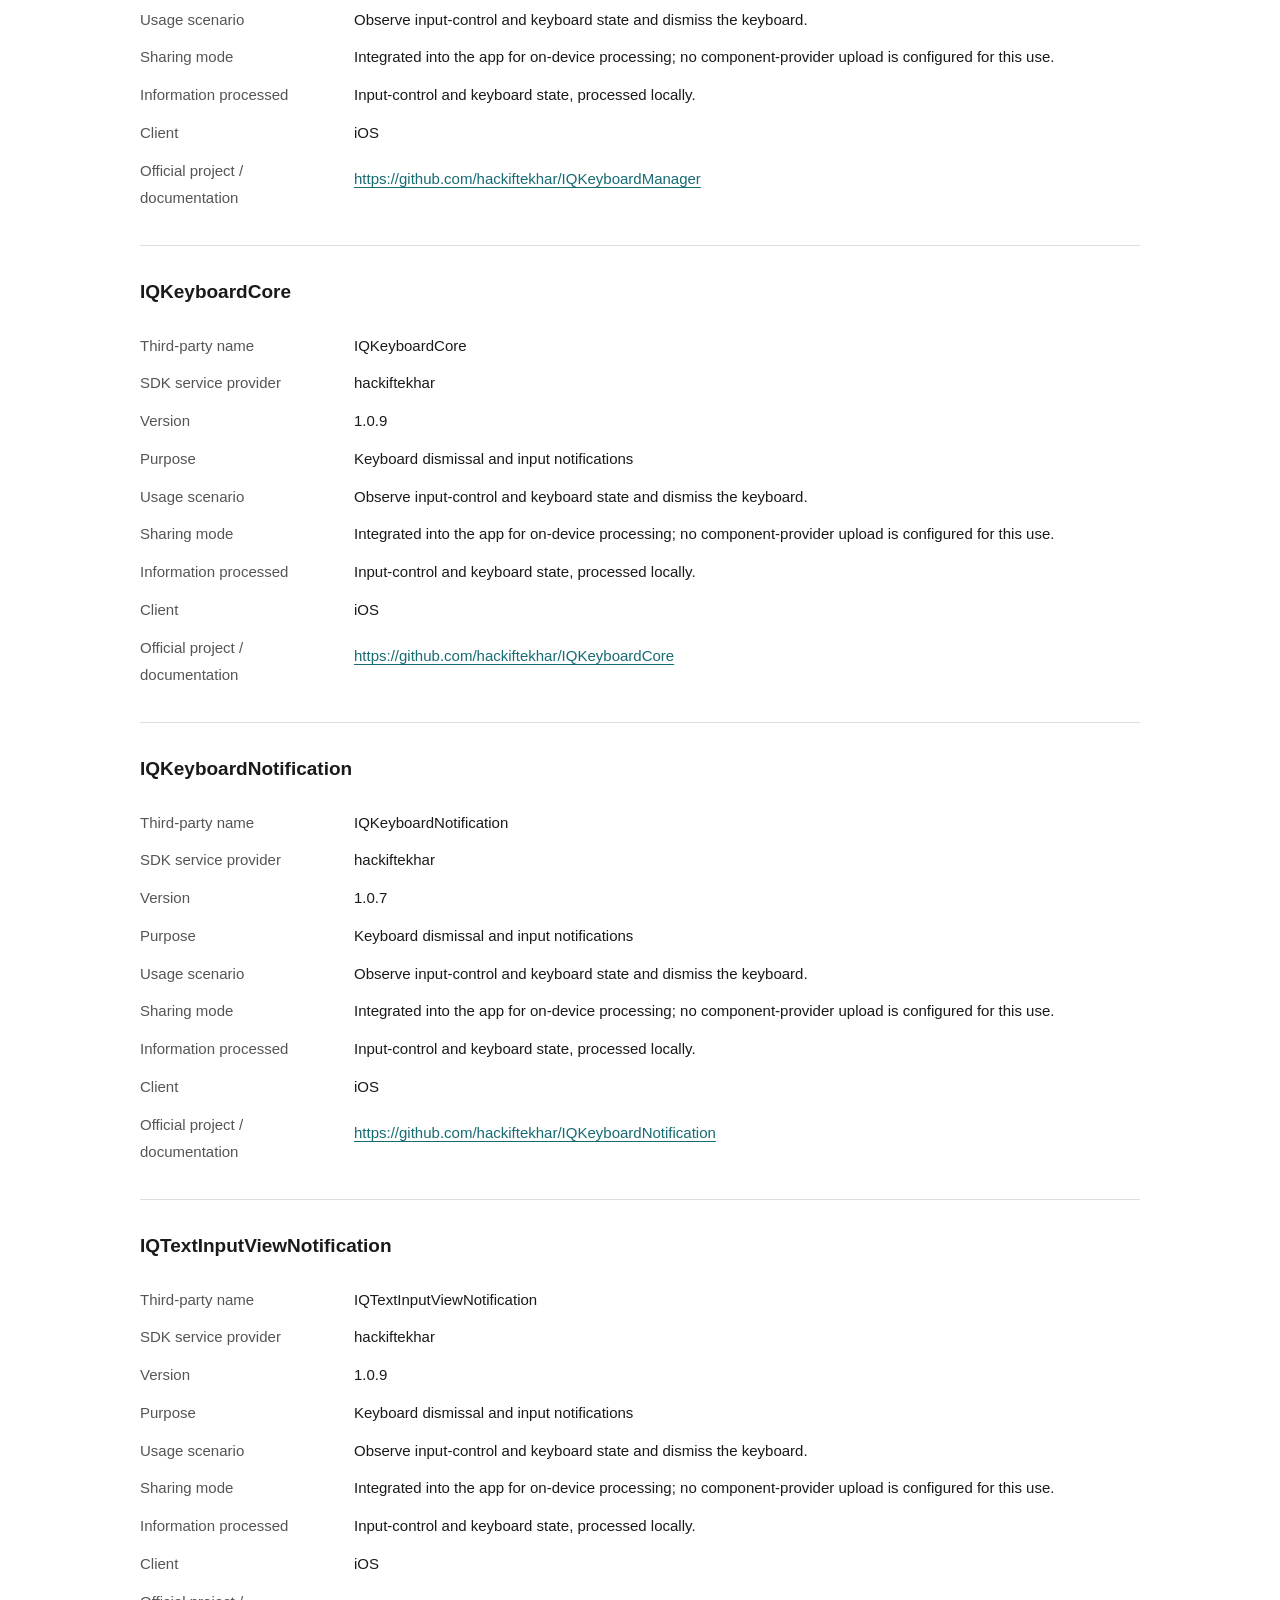
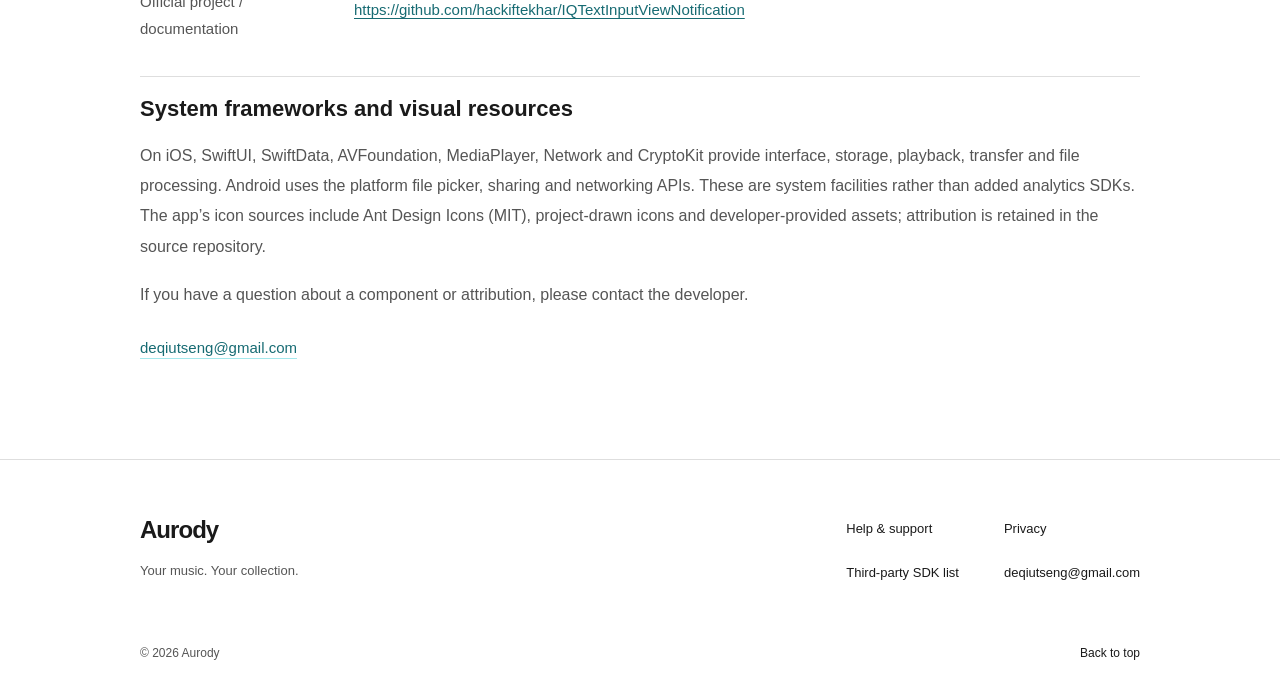
<file: sdklist.html>
<!doctype html>
<html lang="en" dir="ltr"><head><meta charset="utf-8"><meta name="viewport" content="width=device-width, initial-scale=1, viewport-fit=cover"><meta name="color-scheme" content="dark"><meta name="theme-color" content="#071014"><meta name="referrer" content="no-referrer"><meta name="description" content="The Android and iOS components used by Aurody, their purposes and source links."><meta name="robots" content="index,follow"><title>Third-party SDK List — Aurody</title><link rel="canonical" href="https://deqiutseng.github.io/AurodyWeb/sdklist.html"><link rel="icon" type="image/png" sizes="32x32" href="assets/images/favicon.png"><link rel="apple-touch-icon" href="assets/images/apple-touch-icon.png"><meta property="og:type" content="website"><meta property="og:site_name" content="Aurody"><meta property="og:title" content="Third-party SDK List — Aurody"><meta property="og:description" content="The Android and iOS components used by Aurody, their purposes and source links."><meta property="og:url" content="https://deqiutseng.github.io/AurodyWeb/sdklist.html"><meta property="og:image" content="https://deqiutseng.github.io/AurodyWeb/assets/images/share.png"><meta name="twitter:card" content="summary_large_image"><meta name="twitter:title" content="Third-party SDK List — Aurody"><meta name="twitter:description" content="The Android and iOS components used by Aurody, their purposes and source links."><meta name="twitter:image" content="https://deqiutseng.github.io/AurodyWeb/assets/images/share.png"><link rel="stylesheet" href="assets/site.css?v=language-chevron"><script type="module" src="assets/site.mjs?v=9-languages"></script></head>
<body data-page="sdk" class="document-page"><a class="skip" href="#main" data-i18n="nav.skip">Skip to content</a>
<header class="site-header" id="top"><div class="shell header-inner">
  <a class="brand" href="index.html" aria-label="Aurody home" data-i18n-aria="nav.home"><img src="assets/images/logo-128.png" alt="" width="40" height="40"><span>Aurody</span></a>
  <nav class="main-nav" aria-label="Product" data-i18n-aria="nav.product"><a data-i18n="nav.product" href="index.html">Product</a><a data-i18n="nav.support" href="support.html">Help &amp; support</a></nav>
  <div class="language" hidden><label for="language" data-i18n="nav.language">Website language</label><select id="language" aria-label="Website language" data-i18n-aria="nav.language"><option value="en" lang="en" dir="ltr">English</option><option value="zh-Hans" lang="zh-Hans" dir="ltr">简体中文</option><option value="zh-Hant" lang="zh-Hant" dir="ltr">繁體中文</option><option value="es" lang="es" dir="ltr">Español</option><option value="hi" lang="hi" dir="ltr">हिन्दी</option><option value="ar" lang="ar" dir="rtl">العربية</option><option value="fr" lang="fr" dir="ltr">Français</option><option value="bn" lang="bn" dir="ltr">বাংলা</option><option value="pt" lang="pt" dir="ltr">Português</option></select></div>
</div></header><main id="main"><div class="page-heading shell"><a data-i18n="nav.product" href="index.html" class="back-link">Product</a><h1 data-i18n="sdk.title">List of Third-party SDKs</h1><p data-i18n="sdk.lead" class="lead">Android and iOS components used by Aurody.</p><p data-i18n="sdk.date" class="revision">iOS advertising integration reviewed: November 27, 2026</p></div><article class="shell legal-article component-body"><div class="component-intro"><p data-i18n="sdk.intro">This list covers the app’s configured runtime components and the resolved iOS dependencies. Build tools and test libraries are not included. Versions describe the reviewed source, and may differ from an installed build.</p><p data-i18n="sdk.behavior">Interface and local-storage components are used on the device. Playback and cache components process the media or URLs you choose; network requests go to the selected source. This list does not imply that every component collects data or operates a remote service.</p></div><section class="component-group" id="android"><h2 data-i18n="sdk.android">1. Android Third-party SDKs</h2><section class="sdk-entry"><h3><bdi dir="ltr">AndroidX Core KTX</bdi></h3><dl><div><dt data-i18n="sdk.component">Third-party name</dt><dd><bdi dir="ltr">AndroidX Core KTX</bdi></dd></div><div><dt data-i18n="sdk.provider">SDK service provider</dt><dd><bdi dir="ltr">Google / Android Open Source Project</bdi></dd></div><div><dt data-i18n="sdk.version">Version</dt><dd><bdi dir="ltr">1.17.0</bdi></dd></div><div><dt data-i18n="sdk.purpose">Purpose</dt><dd><span data-i18n="purpose.interface">Native interface and navigation</span></dd></div><div><dt data-i18n="sdk.scenario">Usage scenario</dt><dd><span data-i18n="sdk.scene.ui">Library browsing, screen navigation and local interface interaction.</span></dd></div><div><dt data-i18n="sdk.sharing">Sharing mode</dt><dd><span data-i18n="sdk.sharing.local">Integrated into the app for on-device processing; no component-provider upload is configured for this use.</span></dd></div><div><dt data-i18n="sdk.data">Information processed</dt><dd><span data-i18n="sdk.data.ui">Screen, list and interaction state, processed locally.</span></dd></div><div><dt data-i18n="sdk.client">Client</dt><dd><bdi dir="ltr">Android</bdi></dd></div><div><dt data-i18n="sdk.official">Official project / documentation</dt><dd><a href="https://developer.android.com/jetpack/androidx/releases/core" rel="noreferrer"><bdi dir="ltr">https://developer.android.com/jetpack/androidx/releases/core</bdi></a></dd></div></dl></section><section class="sdk-entry"><h3><bdi dir="ltr">AndroidX AppCompat</bdi></h3><dl><div><dt data-i18n="sdk.component">Third-party name</dt><dd><bdi dir="ltr">AndroidX AppCompat</bdi></dd></div><div><dt data-i18n="sdk.provider">SDK service provider</dt><dd><bdi dir="ltr">Google / Android Open Source Project</bdi></dd></div><div><dt data-i18n="sdk.version">Version</dt><dd><bdi dir="ltr">1.6.1</bdi></dd></div><div><dt data-i18n="sdk.purpose">Purpose</dt><dd><span data-i18n="purpose.interface">Native interface and navigation</span></dd></div><div><dt data-i18n="sdk.scenario">Usage scenario</dt><dd><span data-i18n="sdk.scene.ui">Library browsing, screen navigation and local interface interaction.</span></dd></div><div><dt data-i18n="sdk.sharing">Sharing mode</dt><dd><span data-i18n="sdk.sharing.local">Integrated into the app for on-device processing; no component-provider upload is configured for this use.</span></dd></div><div><dt data-i18n="sdk.data">Information processed</dt><dd><span data-i18n="sdk.data.ui">Screen, list and interaction state, processed locally.</span></dd></div><div><dt data-i18n="sdk.client">Client</dt><dd><bdi dir="ltr">Android</bdi></dd></div><div><dt data-i18n="sdk.official">Official project / documentation</dt><dd><a href="https://developer.android.com/jetpack/androidx/releases/appcompat" rel="noreferrer"><bdi dir="ltr">https://developer.android.com/jetpack/androidx/releases/appcompat</bdi></a></dd></div></dl></section><section class="sdk-entry"><h3><bdi dir="ltr">Material Components</bdi></h3><dl><div><dt data-i18n="sdk.component">Third-party name</dt><dd><bdi dir="ltr">Material Components</bdi></dd></div><div><dt data-i18n="sdk.provider">SDK service provider</dt><dd><bdi dir="ltr">Google</bdi></dd></div><div><dt data-i18n="sdk.version">Version</dt><dd><bdi dir="ltr">1.10.0</bdi></dd></div><div><dt data-i18n="sdk.purpose">Purpose</dt><dd><span data-i18n="purpose.interface">Native interface and navigation</span></dd></div><div><dt data-i18n="sdk.scenario">Usage scenario</dt><dd><span data-i18n="sdk.scene.ui">Library browsing, screen navigation and local interface interaction.</span></dd></div><div><dt data-i18n="sdk.sharing">Sharing mode</dt><dd><span data-i18n="sdk.sharing.local">Integrated into the app for on-device processing; no component-provider upload is configured for this use.</span></dd></div><div><dt data-i18n="sdk.data">Information processed</dt><dd><span data-i18n="sdk.data.ui">Screen, list and interaction state, processed locally.</span></dd></div><div><dt data-i18n="sdk.client">Client</dt><dd><bdi dir="ltr">Android</bdi></dd></div><div><dt data-i18n="sdk.official">Official project / documentation</dt><dd><a href="https://github.com/material-components/material-components-android" rel="noreferrer"><bdi dir="ltr">https://github.com/material-components/material-components-android</bdi></a></dd></div></dl></section><section class="sdk-entry"><h3><bdi dir="ltr">AndroidX RecyclerView</bdi></h3><dl><div><dt data-i18n="sdk.component">Third-party name</dt><dd><bdi dir="ltr">AndroidX RecyclerView</bdi></dd></div><div><dt data-i18n="sdk.provider">SDK service provider</dt><dd><bdi dir="ltr">Google / Android Open Source Project</bdi></dd></div><div><dt data-i18n="sdk.version">Version</dt><dd><bdi dir="ltr">1.3.2</bdi></dd></div><div><dt data-i18n="sdk.purpose">Purpose</dt><dd><span data-i18n="purpose.interface">Native interface and navigation</span></dd></div><div><dt data-i18n="sdk.scenario">Usage scenario</dt><dd><span data-i18n="sdk.scene.ui">Library browsing, screen navigation and local interface interaction.</span></dd></div><div><dt data-i18n="sdk.sharing">Sharing mode</dt><dd><span data-i18n="sdk.sharing.local">Integrated into the app for on-device processing; no component-provider upload is configured for this use.</span></dd></div><div><dt data-i18n="sdk.data">Information processed</dt><dd><span data-i18n="sdk.data.ui">Screen, list and interaction state, processed locally.</span></dd></div><div><dt data-i18n="sdk.client">Client</dt><dd><bdi dir="ltr">Android</bdi></dd></div><div><dt data-i18n="sdk.official">Official project / documentation</dt><dd><a href="https://developer.android.com/jetpack/androidx/releases/recyclerview" rel="noreferrer"><bdi dir="ltr">https://developer.android.com/jetpack/androidx/releases/recyclerview</bdi></a></dd></div></dl></section><section class="sdk-entry"><h3><bdi dir="ltr">AndroidX ViewPager2</bdi></h3><dl><div><dt data-i18n="sdk.component">Third-party name</dt><dd><bdi dir="ltr">AndroidX ViewPager2</bdi></dd></div><div><dt data-i18n="sdk.provider">SDK service provider</dt><dd><bdi dir="ltr">Google / Android Open Source Project</bdi></dd></div><div><dt data-i18n="sdk.version">Version</dt><dd><bdi dir="ltr">1.1.0</bdi></dd></div><div><dt data-i18n="sdk.purpose">Purpose</dt><dd><span data-i18n="purpose.paging">Paged library browsing</span></dd></div><div><dt data-i18n="sdk.scenario">Usage scenario</dt><dd><span data-i18n="sdk.scene.ui">Library browsing, screen navigation and local interface interaction.</span></dd></div><div><dt data-i18n="sdk.sharing">Sharing mode</dt><dd><span data-i18n="sdk.sharing.local">Integrated into the app for on-device processing; no component-provider upload is configured for this use.</span></dd></div><div><dt data-i18n="sdk.data">Information processed</dt><dd><span data-i18n="sdk.data.ui">Screen, list and interaction state, processed locally.</span></dd></div><div><dt data-i18n="sdk.client">Client</dt><dd><bdi dir="ltr">Android</bdi></dd></div><div><dt data-i18n="sdk.official">Official project / documentation</dt><dd><a href="https://developer.android.com/jetpack/androidx/releases/viewpager2" rel="noreferrer"><bdi dir="ltr">https://developer.android.com/jetpack/androidx/releases/viewpager2</bdi></a></dd></div></dl></section><section class="sdk-entry"><h3><bdi dir="ltr">AndroidX Paging</bdi></h3><dl><div><dt data-i18n="sdk.component">Third-party name</dt><dd><bdi dir="ltr">AndroidX Paging</bdi></dd></div><div><dt data-i18n="sdk.provider">SDK service provider</dt><dd><bdi dir="ltr">Google / Android Open Source Project</bdi></dd></div><div><dt data-i18n="sdk.version">Version</dt><dd><bdi dir="ltr">3.3.6</bdi></dd></div><div><dt data-i18n="sdk.purpose">Purpose</dt><dd><span data-i18n="purpose.paging">Paged library browsing</span></dd></div><div><dt data-i18n="sdk.scenario">Usage scenario</dt><dd><span data-i18n="sdk.scene.ui">Library browsing, screen navigation and local interface interaction.</span></dd></div><div><dt data-i18n="sdk.sharing">Sharing mode</dt><dd><span data-i18n="sdk.sharing.local">Integrated into the app for on-device processing; no component-provider upload is configured for this use.</span></dd></div><div><dt data-i18n="sdk.data">Information processed</dt><dd><span data-i18n="sdk.data.ui">Screen, list and interaction state, processed locally.</span></dd></div><div><dt data-i18n="sdk.client">Client</dt><dd><bdi dir="ltr">Android</bdi></dd></div><div><dt data-i18n="sdk.official">Official project / documentation</dt><dd><a href="https://developer.android.com/jetpack/androidx/releases/paging" rel="noreferrer"><bdi dir="ltr">https://developer.android.com/jetpack/androidx/releases/paging</bdi></a></dd></div></dl></section><section class="sdk-entry"><h3><bdi dir="ltr">AndroidX Room (runtime, KTX, paging)</bdi></h3><dl><div><dt data-i18n="sdk.component">Third-party name</dt><dd><bdi dir="ltr">AndroidX Room (runtime, KTX, paging)</bdi></dd></div><div><dt data-i18n="sdk.provider">SDK service provider</dt><dd><bdi dir="ltr">Google / Android Open Source Project</bdi></dd></div><div><dt data-i18n="sdk.version">Version</dt><dd><bdi dir="ltr">2.7.2</bdi></dd></div><div><dt data-i18n="sdk.purpose">Purpose</dt><dd><span data-i18n="purpose.storage">Local library database</span></dd></div><div><dt data-i18n="sdk.scenario">Usage scenario</dt><dd><span data-i18n="sdk.scene.storage">Store and query music-library records on the device.</span></dd></div><div><dt data-i18n="sdk.sharing">Sharing mode</dt><dd><span data-i18n="sdk.sharing.local">Integrated into the app for on-device processing; no component-provider upload is configured for this use.</span></dd></div><div><dt data-i18n="sdk.data">Information processed</dt><dd><span data-i18n="sdk.data.storage">Local song metadata, library, playlist, favorites and playback records.</span></dd></div><div><dt data-i18n="sdk.client">Client</dt><dd><bdi dir="ltr">Android</bdi></dd></div><div><dt data-i18n="sdk.official">Official project / documentation</dt><dd><a href="https://developer.android.com/jetpack/androidx/releases/room" rel="noreferrer"><bdi dir="ltr">https://developer.android.com/jetpack/androidx/releases/room</bdi></a></dd></div></dl></section><section class="sdk-entry"><h3><bdi dir="ltr">AndroidX DataStore Preferences</bdi></h3><dl><div><dt data-i18n="sdk.component">Third-party name</dt><dd><bdi dir="ltr">AndroidX DataStore Preferences</bdi></dd></div><div><dt data-i18n="sdk.provider">SDK service provider</dt><dd><bdi dir="ltr">Google / Android Open Source Project</bdi></dd></div><div><dt data-i18n="sdk.version">Version</dt><dd><bdi dir="ltr">1.1.7</bdi></dd></div><div><dt data-i18n="sdk.purpose">Purpose</dt><dd><span data-i18n="purpose.settings">Local preferences</span></dd></div><div><dt data-i18n="sdk.scenario">Usage scenario</dt><dd><span data-i18n="sdk.scene.settings">Save settings such as the app language on the device.</span></dd></div><div><dt data-i18n="sdk.sharing">Sharing mode</dt><dd><span data-i18n="sdk.sharing.local">Integrated into the app for on-device processing; no component-provider upload is configured for this use.</span></dd></div><div><dt data-i18n="sdk.data">Information processed</dt><dd><span data-i18n="sdk.data.settings">Local preferences such as language selection.</span></dd></div><div><dt data-i18n="sdk.client">Client</dt><dd><bdi dir="ltr">Android</bdi></dd></div><div><dt data-i18n="sdk.official">Official project / documentation</dt><dd><a href="https://developer.android.com/jetpack/androidx/releases/datastore" rel="noreferrer"><bdi dir="ltr">https://developer.android.com/jetpack/androidx/releases/datastore</bdi></a></dd></div></dl></section><section class="sdk-entry"><h3><bdi dir="ltr">AndroidX Lifecycle Runtime</bdi></h3><dl><div><dt data-i18n="sdk.component">Third-party name</dt><dd><bdi dir="ltr">AndroidX Lifecycle Runtime</bdi></dd></div><div><dt data-i18n="sdk.provider">SDK service provider</dt><dd><bdi dir="ltr">Google / Android Open Source Project</bdi></dd></div><div><dt data-i18n="sdk.version">Version</dt><dd><bdi dir="ltr">2.8.7</bdi></dd></div><div><dt data-i18n="sdk.purpose">Purpose</dt><dd><span data-i18n="purpose.lifecycle">Screen and task lifecycle</span></dd></div><div><dt data-i18n="sdk.scenario">Usage scenario</dt><dd><span data-i18n="sdk.scene.ui">Library browsing, screen navigation and local interface interaction.</span></dd></div><div><dt data-i18n="sdk.sharing">Sharing mode</dt><dd><span data-i18n="sdk.sharing.local">Integrated into the app for on-device processing; no component-provider upload is configured for this use.</span></dd></div><div><dt data-i18n="sdk.data">Information processed</dt><dd><span data-i18n="sdk.data.ui">Screen, list and interaction state, processed locally.</span></dd></div><div><dt data-i18n="sdk.client">Client</dt><dd><bdi dir="ltr">Android</bdi></dd></div><div><dt data-i18n="sdk.official">Official project / documentation</dt><dd><a href="https://developer.android.com/jetpack/androidx/releases/lifecycle" rel="noreferrer"><bdi dir="ltr">https://developer.android.com/jetpack/androidx/releases/lifecycle</bdi></a></dd></div></dl></section><section class="sdk-entry"><h3><bdi dir="ltr">AndroidX Media3 (ExoPlayer, Session)</bdi></h3><dl><div><dt data-i18n="sdk.component">Third-party name</dt><dd><bdi dir="ltr">AndroidX Media3 (ExoPlayer, Session)</bdi></dd></div><div><dt data-i18n="sdk.provider">SDK service provider</dt><dd><bdi dir="ltr">Google / Android Open Source Project</bdi></dd></div><div><dt data-i18n="sdk.version">Version</dt><dd><bdi dir="ltr">1.8.0</bdi></dd></div><div><dt data-i18n="sdk.purpose">Purpose</dt><dd><span data-i18n="purpose.playback">Audio playback, media session and chosen-source requests</span></dd></div><div><dt data-i18n="sdk.scenario">Usage scenario</dt><dd><span data-i18n="sdk.scene.media">Play or cache audio from a local file or a URL selected by the user.</span></dd></div><div><dt data-i18n="sdk.sharing">Sharing mode</dt><dd><span data-i18n="sdk.sharing.media">Integrated into the app; selected network audio sources receive requests. Cached audio is kept on the device.</span></dd></div><div><dt data-i18n="sdk.data">Information processed</dt><dd><span data-i18n="sdk.data.media">Audio content, source URLs and request information; selected source servers can receive IP addresses and request details.</span></dd></div><div><dt data-i18n="sdk.client">Client</dt><dd><bdi dir="ltr">Android</bdi></dd></div><div><dt data-i18n="sdk.official">Official project / documentation</dt><dd><a href="https://developer.android.com/media/media3" rel="noreferrer"><bdi dir="ltr">https://developer.android.com/media/media3</bdi></a></dd></div></dl></section><section class="sdk-entry"><h3><bdi dir="ltr">SmartRefreshLayout (kernel, footer)</bdi></h3><dl><div><dt data-i18n="sdk.component">Third-party name</dt><dd><bdi dir="ltr">SmartRefreshLayout (kernel, footer)</bdi></dd></div><div><dt data-i18n="sdk.provider">SDK service provider</dt><dd><bdi dir="ltr">scwang90 / SmartRefreshLayout contributors</bdi></dd></div><div><dt data-i18n="sdk.version">Version</dt><dd><bdi dir="ltr">3.0.0-alpha</bdi></dd></div><div><dt data-i18n="sdk.purpose">Purpose</dt><dd><span data-i18n="purpose.refresh">Refresh and load-more interface</span></dd></div><div><dt data-i18n="sdk.scenario">Usage scenario</dt><dd><span data-i18n="sdk.scene.ui">Library browsing, screen navigation and local interface interaction.</span></dd></div><div><dt data-i18n="sdk.sharing">Sharing mode</dt><dd><span data-i18n="sdk.sharing.local">Integrated into the app for on-device processing; no component-provider upload is configured for this use.</span></dd></div><div><dt data-i18n="sdk.data">Information processed</dt><dd><span data-i18n="sdk.data.ui">Screen, list and interaction state, processed locally.</span></dd></div><div><dt data-i18n="sdk.client">Client</dt><dd><bdi dir="ltr">Android</bdi></dd></div><div><dt data-i18n="sdk.official">Official project / documentation</dt><dd><a href="https://github.com/scwang90/SmartRefreshLayout" rel="noreferrer"><bdi dir="ltr">https://github.com/scwang90/SmartRefreshLayout</bdi></a></dd></div></dl></section><section class="sdk-entry"><h3><bdi dir="ltr">Lottie Android</bdi></h3><dl><div><dt data-i18n="sdk.component">Third-party name</dt><dd><bdi dir="ltr">Lottie Android</bdi></dd></div><div><dt data-i18n="sdk.provider">SDK service provider</dt><dd><bdi dir="ltr">Airbnb</bdi></dd></div><div><dt data-i18n="sdk.version">Version</dt><dd><bdi dir="ltr">6.6.2</bdi></dd></div><div><dt data-i18n="sdk.purpose">Purpose</dt><dd><span data-i18n="purpose.animation">Local refresh animation</span></dd></div><div><dt data-i18n="sdk.scenario">Usage scenario</dt><dd><span data-i18n="sdk.scene.ui">Library browsing, screen navigation and local interface interaction.</span></dd></div><div><dt data-i18n="sdk.sharing">Sharing mode</dt><dd><span data-i18n="sdk.sharing.local">Integrated into the app for on-device processing; no component-provider upload is configured for this use.</span></dd></div><div><dt data-i18n="sdk.data">Information processed</dt><dd><span data-i18n="sdk.data.ui">Screen, list and interaction state, processed locally.</span></dd></div><div><dt data-i18n="sdk.client">Client</dt><dd><bdi dir="ltr">Android</bdi></dd></div><div><dt data-i18n="sdk.official">Official project / documentation</dt><dd><a href="https://github.com/airbnb/lottie-android" rel="noreferrer"><bdi dir="ltr">https://github.com/airbnb/lottie-android</bdi></a></dd></div></dl></section></section><section class="component-group" id="ios"><h2 data-i18n="sdk.ios">2. iOS Third-party SDKs</h2><section class="sdk-entry"><h3><bdi dir="ltr">Google Mobile Ads SDK</bdi></h3><dl><div><dt data-i18n="sdk.component">Third-party name</dt><dd><bdi dir="ltr">Google Mobile Ads SDK</bdi></dd></div><div><dt data-i18n="sdk.provider">SDK service provider</dt><dd><bdi dir="ltr">Google</bdi></dd></div><div><dt data-i18n="sdk.version">Version</dt><dd><bdi dir="ltr">13.13.0</bdi></dd></div><div><dt data-i18n="sdk.purpose">Purpose</dt><dd><span data-i18n="purpose.advertising">Cold-launch App Open advertising</span></dd></div><div><dt data-i18n="sdk.scenario">Usage scenario</dt><dd><span data-i18n="sdk.scene.advertising">Before the iOS music library appears on cold launch.</span></dd></div><div><dt data-i18n="sdk.sharing">Sharing mode</dt><dd><span data-i18n="sdk.sharing.advertising">SDK integration sends requests to Google advertising services.</span></dd></div><div><dt data-i18n="sdk.data">Information processed</dt><dd><span data-i18n="sdk.data.advertising">IP-derived location, device/app identifiers, ad interactions, diagnostics and performance; music files and library records are not supplied.</span></dd></div><div><dt data-i18n="sdk.client">Client</dt><dd><bdi dir="ltr">iOS</bdi></dd></div><div><dt data-i18n="sdk.official">Official project / documentation</dt><dd><a href="https://developers.google.com/admob/ios/privacy/data-disclosure" rel="noreferrer"><bdi dir="ltr">https://developers.google.com/admob/ios/privacy/data-disclosure</bdi></a></dd></div></dl></section><section class="sdk-entry"><h3><bdi dir="ltr">Google User Messaging Platform</bdi></h3><dl><div><dt data-i18n="sdk.component">Third-party name</dt><dd><bdi dir="ltr">Google User Messaging Platform</bdi></dd></div><div><dt data-i18n="sdk.provider">SDK service provider</dt><dd><bdi dir="ltr">Google</bdi></dd></div><div><dt data-i18n="sdk.version">Version</dt><dd><bdi dir="ltr">3.1.0</bdi></dd></div><div><dt data-i18n="sdk.purpose">Purpose</dt><dd><span data-i18n="purpose.consent">Advertising privacy choices</span></dd></div><div><dt data-i18n="sdk.scenario">Usage scenario</dt><dd><span data-i18n="sdk.scene.consent">At launch and when revisiting required privacy options.</span></dd></div><div><dt data-i18n="sdk.sharing">Sharing mode</dt><dd><span data-i18n="sdk.sharing.consent">SDK integration exchanges consent information with Google.</span></dd></div><div><dt data-i18n="sdk.data">Information processed</dt><dd><span data-i18n="sdk.data.consent">Consent status and choices, app configuration and request/device information needed to deliver privacy messages.</span></dd></div><div><dt data-i18n="sdk.client">Client</dt><dd><bdi dir="ltr">iOS</bdi></dd></div><div><dt data-i18n="sdk.official">Official project / documentation</dt><dd><a href="https://developers.google.com/admob/ios/privacy" rel="noreferrer"><bdi dir="ltr">https://developers.google.com/admob/ios/privacy</bdi></a></dd></div></dl></section><section class="sdk-entry"><h3><bdi dir="ltr">KTVHTTPCache</bdi></h3><dl><div><dt data-i18n="sdk.component">Third-party name</dt><dd><bdi dir="ltr">KTVHTTPCache</bdi></dd></div><div><dt data-i18n="sdk.provider">SDK service provider</dt><dd><bdi dir="ltr">ChangbaDevs</bdi></dd></div><div><dt data-i18n="sdk.version">Version</dt><dd><bdi dir="ltr">3.1.0</bdi></dd></div><div><dt data-i18n="sdk.purpose">Purpose</dt><dd><span data-i18n="purpose.cache">Local HTTP media cache and chosen-source requests</span></dd></div><div><dt data-i18n="sdk.scenario">Usage scenario</dt><dd><span data-i18n="sdk.scene.media">Play or cache audio from a local file or a URL selected by the user.</span></dd></div><div><dt data-i18n="sdk.sharing">Sharing mode</dt><dd><span data-i18n="sdk.sharing.media">Integrated into the app; selected network audio sources receive requests. Cached audio is kept on the device.</span></dd></div><div><dt data-i18n="sdk.data">Information processed</dt><dd><span data-i18n="sdk.data.media">Audio content, source URLs and request information; selected source servers can receive IP addresses and request details.</span></dd></div><div><dt data-i18n="sdk.client">Client</dt><dd><bdi dir="ltr">iOS</bdi></dd></div><div><dt data-i18n="sdk.official">Official project / documentation</dt><dd><a href="https://github.com/ChangbaDevs/KTVHTTPCache" rel="noreferrer"><bdi dir="ltr">https://github.com/ChangbaDevs/KTVHTTPCache</bdi></a></dd></div></dl></section><section class="sdk-entry"><h3><bdi dir="ltr">CocoaAsyncSocket</bdi></h3><dl><div><dt data-i18n="sdk.component">Third-party name</dt><dd><bdi dir="ltr">CocoaAsyncSocket</bdi></dd></div><div><dt data-i18n="sdk.provider">SDK service provider</dt><dd><bdi dir="ltr">Robbie Hanson / CocoaAsyncSocket contributors</bdi></dd></div><div><dt data-i18n="sdk.version">Version</dt><dd><bdi dir="ltr">7.6.5</bdi></dd></div><div><dt data-i18n="sdk.purpose">Purpose</dt><dd><span data-i18n="purpose.socket">Socket connections used by the media cache</span></dd></div><div><dt data-i18n="sdk.scenario">Usage scenario</dt><dd><span data-i18n="sdk.scene.media">Play or cache audio from a local file or a URL selected by the user.</span></dd></div><div><dt data-i18n="sdk.sharing">Sharing mode</dt><dd><span data-i18n="sdk.sharing.media">Integrated into the app; selected network audio sources receive requests. Cached audio is kept on the device.</span></dd></div><div><dt data-i18n="sdk.data">Information processed</dt><dd><span data-i18n="sdk.data.media">Audio content, source URLs and request information; selected source servers can receive IP addresses and request details.</span></dd></div><div><dt data-i18n="sdk.client">Client</dt><dd><bdi dir="ltr">iOS</bdi></dd></div><div><dt data-i18n="sdk.official">Official project / documentation</dt><dd><a href="https://github.com/robbiehanson/CocoaAsyncSocket" rel="noreferrer"><bdi dir="ltr">https://github.com/robbiehanson/CocoaAsyncSocket</bdi></a></dd></div></dl></section><section class="sdk-entry"><h3><bdi dir="ltr">MJRefresh</bdi></h3><dl><div><dt data-i18n="sdk.component">Third-party name</dt><dd><bdi dir="ltr">MJRefresh</bdi></dd></div><div><dt data-i18n="sdk.provider">SDK service provider</dt><dd><bdi dir="ltr">CoderMJLee</bdi></dd></div><div><dt data-i18n="sdk.version">Version</dt><dd><bdi dir="ltr">3.7.9</bdi></dd></div><div><dt data-i18n="sdk.purpose">Purpose</dt><dd><span data-i18n="purpose.refresh">Refresh and load-more interface</span></dd></div><div><dt data-i18n="sdk.scenario">Usage scenario</dt><dd><span data-i18n="sdk.scene.ui">Library browsing, screen navigation and local interface interaction.</span></dd></div><div><dt data-i18n="sdk.sharing">Sharing mode</dt><dd><span data-i18n="sdk.sharing.local">Integrated into the app for on-device processing; no component-provider upload is configured for this use.</span></dd></div><div><dt data-i18n="sdk.data">Information processed</dt><dd><span data-i18n="sdk.data.ui">Screen, list and interaction state, processed locally.</span></dd></div><div><dt data-i18n="sdk.client">Client</dt><dd><bdi dir="ltr">iOS</bdi></dd></div><div><dt data-i18n="sdk.official">Official project / documentation</dt><dd><a href="https://github.com/CoderMJLee/MJRefresh" rel="noreferrer"><bdi dir="ltr">https://github.com/CoderMJLee/MJRefresh</bdi></a></dd></div></dl></section><section class="sdk-entry"><h3><bdi dir="ltr">PagerTabStripView</bdi></h3><dl><div><dt data-i18n="sdk.component">Third-party name</dt><dd><bdi dir="ltr">PagerTabStripView</bdi></dd></div><div><dt data-i18n="sdk.provider">SDK service provider</dt><dd><bdi dir="ltr">Xmartlabs</bdi></dd></div><div><dt data-i18n="sdk.version">Version</dt><dd><bdi dir="ltr">4.0.0</bdi></dd></div><div><dt data-i18n="sdk.purpose">Purpose</dt><dd><span data-i18n="purpose.paging">Paged library browsing</span></dd></div><div><dt data-i18n="sdk.scenario">Usage scenario</dt><dd><span data-i18n="sdk.scene.ui">Library browsing, screen navigation and local interface interaction.</span></dd></div><div><dt data-i18n="sdk.sharing">Sharing mode</dt><dd><span data-i18n="sdk.sharing.local">Integrated into the app for on-device processing; no component-provider upload is configured for this use.</span></dd></div><div><dt data-i18n="sdk.data">Information processed</dt><dd><span data-i18n="sdk.data.ui">Screen, list and interaction state, processed locally.</span></dd></div><div><dt data-i18n="sdk.client">Client</dt><dd><bdi dir="ltr">iOS</bdi></dd></div><div><dt data-i18n="sdk.official">Official project / documentation</dt><dd><a href="https://github.com/xmartlabs/PagerTabStripView" rel="noreferrer"><bdi dir="ltr">https://github.com/xmartlabs/PagerTabStripView</bdi></a></dd></div></dl></section><section class="sdk-entry"><h3><bdi dir="ltr">IQKeyboardManagerSwift (Core, Resign)</bdi></h3><dl><div><dt data-i18n="sdk.component">Third-party name</dt><dd><bdi dir="ltr">IQKeyboardManagerSwift (Core, Resign)</bdi></dd></div><div><dt data-i18n="sdk.provider">SDK service provider</dt><dd><bdi dir="ltr">hackiftekhar</bdi></dd></div><div><dt data-i18n="sdk.version">Version</dt><dd><bdi dir="ltr">8.0.3</bdi></dd></div><div><dt data-i18n="sdk.purpose">Purpose</dt><dd><span data-i18n="purpose.keyboard">Keyboard dismissal and input notifications</span></dd></div><div><dt data-i18n="sdk.scenario">Usage scenario</dt><dd><span data-i18n="sdk.scene.keyboard">Observe input-control and keyboard state and dismiss the keyboard.</span></dd></div><div><dt data-i18n="sdk.sharing">Sharing mode</dt><dd><span data-i18n="sdk.sharing.local">Integrated into the app for on-device processing; no component-provider upload is configured for this use.</span></dd></div><div><dt data-i18n="sdk.data">Information processed</dt><dd><span data-i18n="sdk.data.keyboard">Input-control and keyboard state, processed locally.</span></dd></div><div><dt data-i18n="sdk.client">Client</dt><dd><bdi dir="ltr">iOS</bdi></dd></div><div><dt data-i18n="sdk.official">Official project / documentation</dt><dd><a href="https://github.com/hackiftekhar/IQKeyboardManager" rel="noreferrer"><bdi dir="ltr">https://github.com/hackiftekhar/IQKeyboardManager</bdi></a></dd></div></dl></section><section class="sdk-entry"><h3><bdi dir="ltr">IQKeyboardCore</bdi></h3><dl><div><dt data-i18n="sdk.component">Third-party name</dt><dd><bdi dir="ltr">IQKeyboardCore</bdi></dd></div><div><dt data-i18n="sdk.provider">SDK service provider</dt><dd><bdi dir="ltr">hackiftekhar</bdi></dd></div><div><dt data-i18n="sdk.version">Version</dt><dd><bdi dir="ltr">1.0.9</bdi></dd></div><div><dt data-i18n="sdk.purpose">Purpose</dt><dd><span data-i18n="purpose.keyboard">Keyboard dismissal and input notifications</span></dd></div><div><dt data-i18n="sdk.scenario">Usage scenario</dt><dd><span data-i18n="sdk.scene.keyboard">Observe input-control and keyboard state and dismiss the keyboard.</span></dd></div><div><dt data-i18n="sdk.sharing">Sharing mode</dt><dd><span data-i18n="sdk.sharing.local">Integrated into the app for on-device processing; no component-provider upload is configured for this use.</span></dd></div><div><dt data-i18n="sdk.data">Information processed</dt><dd><span data-i18n="sdk.data.keyboard">Input-control and keyboard state, processed locally.</span></dd></div><div><dt data-i18n="sdk.client">Client</dt><dd><bdi dir="ltr">iOS</bdi></dd></div><div><dt data-i18n="sdk.official">Official project / documentation</dt><dd><a href="https://github.com/hackiftekhar/IQKeyboardCore" rel="noreferrer"><bdi dir="ltr">https://github.com/hackiftekhar/IQKeyboardCore</bdi></a></dd></div></dl></section><section class="sdk-entry"><h3><bdi dir="ltr">IQKeyboardNotification</bdi></h3><dl><div><dt data-i18n="sdk.component">Third-party name</dt><dd><bdi dir="ltr">IQKeyboardNotification</bdi></dd></div><div><dt data-i18n="sdk.provider">SDK service provider</dt><dd><bdi dir="ltr">hackiftekhar</bdi></dd></div><div><dt data-i18n="sdk.version">Version</dt><dd><bdi dir="ltr">1.0.7</bdi></dd></div><div><dt data-i18n="sdk.purpose">Purpose</dt><dd><span data-i18n="purpose.keyboard">Keyboard dismissal and input notifications</span></dd></div><div><dt data-i18n="sdk.scenario">Usage scenario</dt><dd><span data-i18n="sdk.scene.keyboard">Observe input-control and keyboard state and dismiss the keyboard.</span></dd></div><div><dt data-i18n="sdk.sharing">Sharing mode</dt><dd><span data-i18n="sdk.sharing.local">Integrated into the app for on-device processing; no component-provider upload is configured for this use.</span></dd></div><div><dt data-i18n="sdk.data">Information processed</dt><dd><span data-i18n="sdk.data.keyboard">Input-control and keyboard state, processed locally.</span></dd></div><div><dt data-i18n="sdk.client">Client</dt><dd><bdi dir="ltr">iOS</bdi></dd></div><div><dt data-i18n="sdk.official">Official project / documentation</dt><dd><a href="https://github.com/hackiftekhar/IQKeyboardNotification" rel="noreferrer"><bdi dir="ltr">https://github.com/hackiftekhar/IQKeyboardNotification</bdi></a></dd></div></dl></section><section class="sdk-entry"><h3><bdi dir="ltr">IQTextInputViewNotification</bdi></h3><dl><div><dt data-i18n="sdk.component">Third-party name</dt><dd><bdi dir="ltr">IQTextInputViewNotification</bdi></dd></div><div><dt data-i18n="sdk.provider">SDK service provider</dt><dd><bdi dir="ltr">hackiftekhar</bdi></dd></div><div><dt data-i18n="sdk.version">Version</dt><dd><bdi dir="ltr">1.0.9</bdi></dd></div><div><dt data-i18n="sdk.purpose">Purpose</dt><dd><span data-i18n="purpose.keyboard">Keyboard dismissal and input notifications</span></dd></div><div><dt data-i18n="sdk.scenario">Usage scenario</dt><dd><span data-i18n="sdk.scene.keyboard">Observe input-control and keyboard state and dismiss the keyboard.</span></dd></div><div><dt data-i18n="sdk.sharing">Sharing mode</dt><dd><span data-i18n="sdk.sharing.local">Integrated into the app for on-device processing; no component-provider upload is configured for this use.</span></dd></div><div><dt data-i18n="sdk.data">Information processed</dt><dd><span data-i18n="sdk.data.keyboard">Input-control and keyboard state, processed locally.</span></dd></div><div><dt data-i18n="sdk.client">Client</dt><dd><bdi dir="ltr">iOS</bdi></dd></div><div><dt data-i18n="sdk.official">Official project / documentation</dt><dd><a href="https://github.com/hackiftekhar/IQTextInputViewNotification" rel="noreferrer"><bdi dir="ltr">https://github.com/hackiftekhar/IQTextInputViewNotification</bdi></a></dd></div></dl></section></section><section id="system" class="article-section"><h2 data-i18n="sdk.system.title">System frameworks and visual resources</h2><p data-i18n="sdk.system.body">On iOS, SwiftUI, SwiftData, AVFoundation, MediaPlayer, Network and CryptoKit provide interface, storage, playback, transfer and file processing. Android uses the platform file picker, sharing and networking APIs. These are system facilities rather than added analytics SDKs. The app’s icon sources include Ant Design Icons (MIT), project-drawn icons and developer-provided assets; attribution is retained in the source repository.</p><p data-i18n="sdk.contact">If you have a question about a component or attribution, please contact the developer.</p><a class="text-link email-link" href="mailto:deqiutseng@gmail.com"><bdi dir="ltr">deqiutseng@gmail.com</bdi></a></section></article></main><footer class="site-footer"><div class="shell footer-main"><div class="footer-brand"><a href="index.html" class="wordmark">Aurody</a><p data-i18n="footer.line">Your music. Your collection.</p></div><nav aria-label="Privacy" data-i18n-aria="nav.privacy"><a data-i18n="nav.support" href="support.html">Help &amp; support</a><a data-i18n="nav.privacy" href="privacy.html">Privacy</a><a data-i18n="nav.sdk" href="sdklist.html">Third-party SDK list</a><a href="mailto:deqiutseng@gmail.com"><bdi dir="ltr">deqiutseng@gmail.com</bdi></a></nav></div><div class="shell footer-bottom"><p data-i18n="footer.rights">© 2026 Aurody</p><a data-i18n="footer.top" href="#top">Back to top</a></div></footer></body></html>
</file>
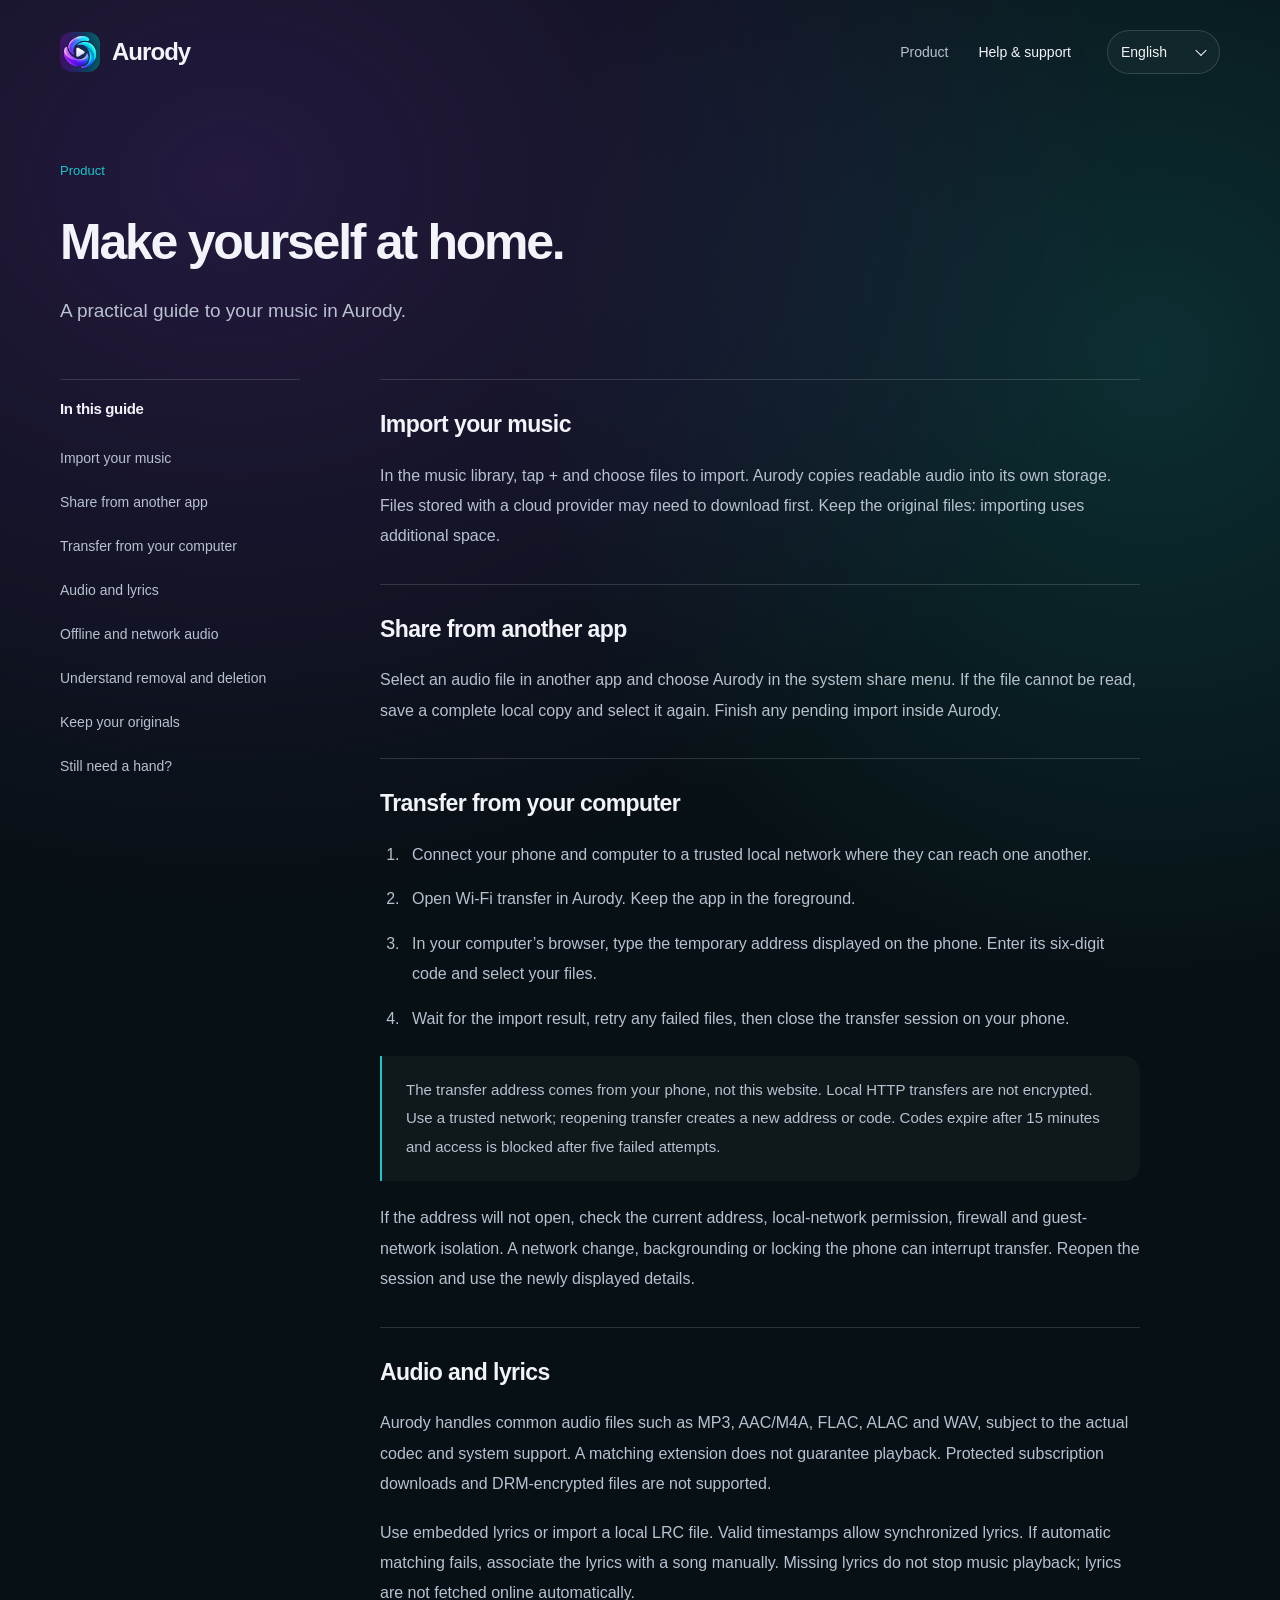
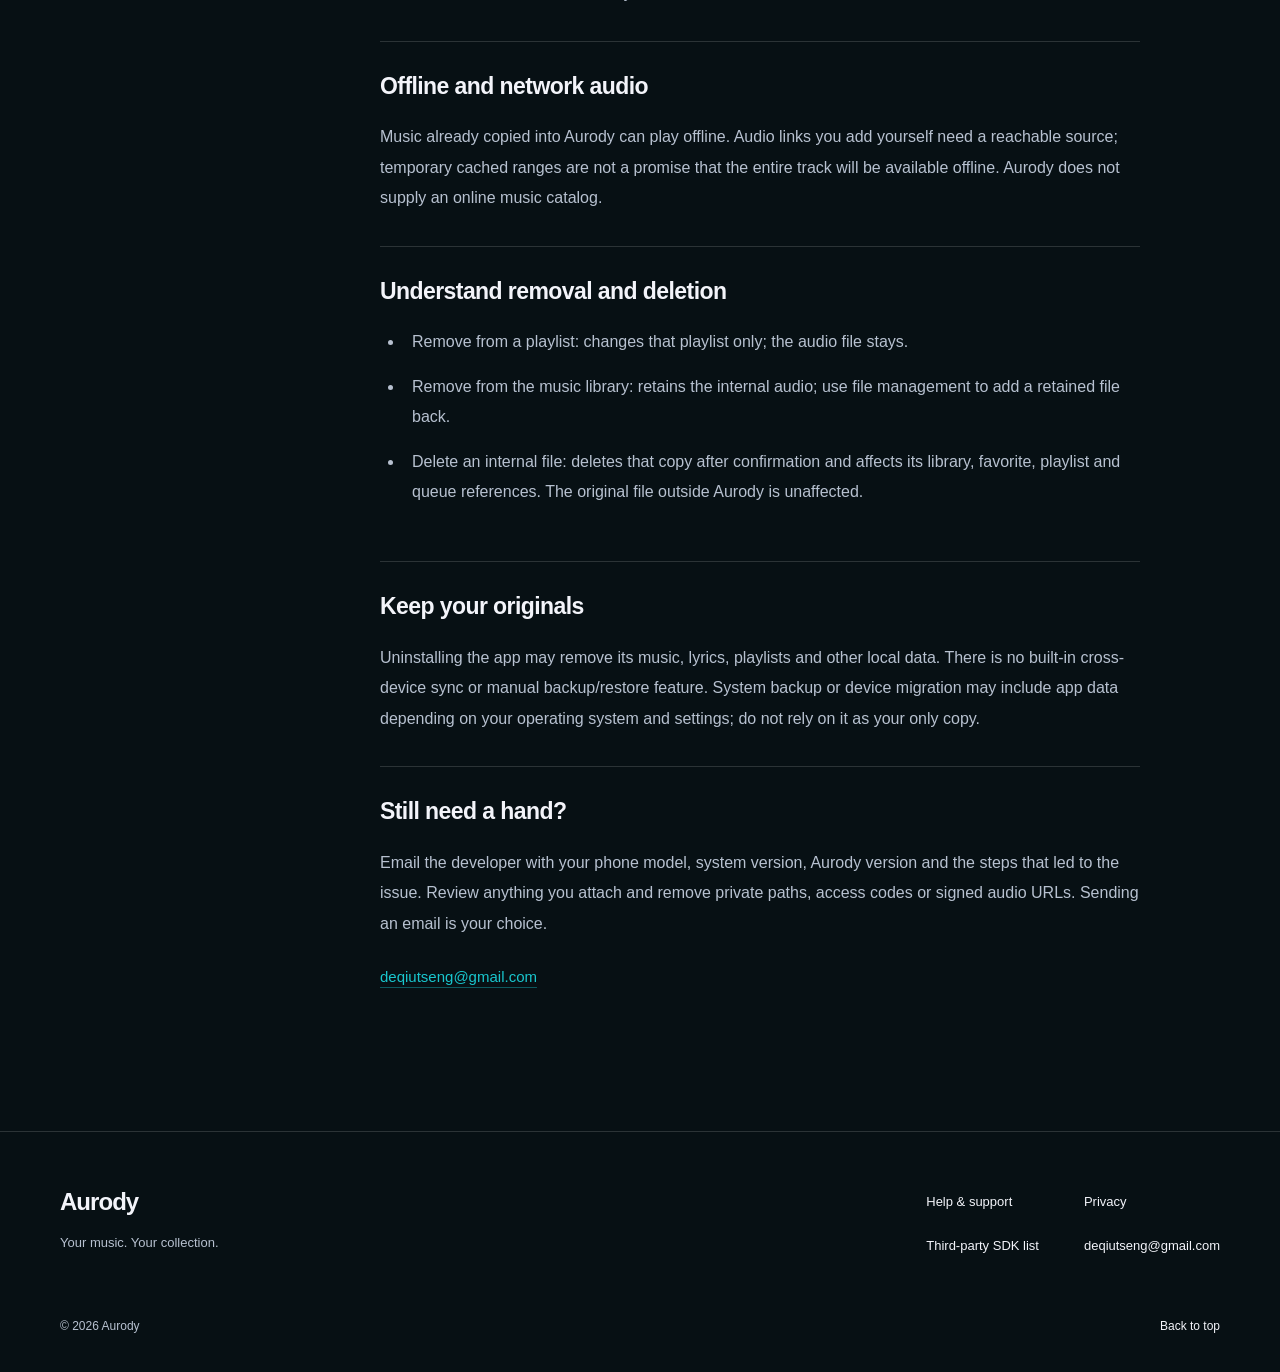
<file: support.html>
<!doctype html>
<html lang="en" dir="ltr"><head><meta charset="utf-8"><meta name="viewport" content="width=device-width, initial-scale=1, viewport-fit=cover"><meta name="color-scheme" content="dark"><meta name="theme-color" content="#071014"><meta name="referrer" content="no-referrer"><meta name="description" content="Get help importing files, transferring music over Wi-Fi, using lyrics and managing your Aurody collection."><meta name="robots" content="index,follow"><title>Help &amp; support — Aurody</title><link rel="canonical" href="https://deqiutseng.github.io/AurodyWeb/support.html"><link rel="icon" type="image/png" sizes="32x32" href="assets/images/favicon.png"><link rel="apple-touch-icon" href="assets/images/apple-touch-icon.png"><meta property="og:type" content="website"><meta property="og:site_name" content="Aurody"><meta property="og:title" content="Help &amp; support — Aurody"><meta property="og:description" content="Get help importing files, transferring music over Wi-Fi, using lyrics and managing your Aurody collection."><meta property="og:url" content="https://deqiutseng.github.io/AurodyWeb/support.html"><meta property="og:image" content="https://deqiutseng.github.io/AurodyWeb/assets/images/share.png"><meta name="twitter:card" content="summary_large_image"><meta name="twitter:title" content="Help &amp; support — Aurody"><meta name="twitter:description" content="Get help importing files, transferring music over Wi-Fi, using lyrics and managing your Aurody collection."><meta name="twitter:image" content="https://deqiutseng.github.io/AurodyWeb/assets/images/share.png"><link rel="stylesheet" href="assets/site.css?v=language-chevron"><script type="module" src="assets/site.mjs?v=9-languages"></script></head>
<body data-page="support"><a class="skip" href="#main" data-i18n="nav.skip">Skip to content</a>
<header class="site-header" id="top"><div class="shell header-inner">
  <a class="brand" href="index.html" aria-label="Aurody home" data-i18n-aria="nav.home"><img src="assets/images/logo-128.png" alt="" width="40" height="40"><span>Aurody</span></a>
  <nav class="main-nav" aria-label="Product" data-i18n-aria="nav.product"><a data-i18n="nav.product" href="index.html">Product</a><a data-i18n="nav.support" href="support.html" class="active">Help &amp; support</a></nav>
  <div class="language" hidden><label for="language" data-i18n="nav.language">Website language</label><select id="language" aria-label="Website language" data-i18n-aria="nav.language"><option value="en" lang="en" dir="ltr">English</option><option value="zh-Hans" lang="zh-Hans" dir="ltr">简体中文</option><option value="zh-Hant" lang="zh-Hant" dir="ltr">繁體中文</option><option value="es" lang="es" dir="ltr">Español</option><option value="hi" lang="hi" dir="ltr">हिन्दी</option><option value="ar" lang="ar" dir="rtl">العربية</option><option value="fr" lang="fr" dir="ltr">Français</option><option value="bn" lang="bn" dir="ltr">বাংলা</option><option value="pt" lang="pt" dir="ltr">Português</option></select></div>
</div></header><main id="main"><div class="page-heading shell"><a data-i18n="nav.product" href="index.html" class="back-link">Product</a><h1 data-i18n="support.title">Make yourself at home.</h1><p data-i18n="support.lead" class="lead">A practical guide to your music in Aurody.</p></div><div class="shell article-layout"><aside class="contents"><h2 data-i18n="support.contents">In this guide</h2><nav><a data-i18n="support.import.title" href="#import">Import your music</a><a data-i18n="support.share.title" href="#share">Share from another app</a><a data-i18n="support.wifi.title" href="#wifi">Transfer from your computer</a><a data-i18n="support.formats.title" href="#formats">Audio and lyrics</a><a data-i18n="support.offline.title" href="#offline">Offline and network audio</a><a data-i18n="support.files.title" href="#files">Understand removal and deletion</a><a data-i18n="support.backup.title" href="#backup">Keep your originals</a><a data-i18n="support.contact.title" href="#contact">Still need a hand?</a></nav></aside><article class="article-body">
<section id="import" class="article-section"><h2 data-i18n="support.import.title">Import your music</h2><p data-i18n="support.import.body">In the music library, tap + and choose files to import. Aurody copies readable audio into its own storage. Files stored with a cloud provider may need to download first. Keep the original files: importing uses additional space.</p></section>
<section id="share" class="article-section"><h2 data-i18n="support.share.title">Share from another app</h2><p data-i18n="support.share.body">Select an audio file in another app and choose Aurody in the system share menu. If the file cannot be read, save a complete local copy and select it again. Finish any pending import inside Aurody.</p></section>
<section id="wifi" class="article-section"><h2 data-i18n="support.wifi.title">Transfer from your computer</h2><ol class="guide-steps"><li data-i18n="support.wifi.step1">Connect your phone and computer to a trusted local network where they can reach one another.</li><li data-i18n="support.wifi.step2">Open Wi-Fi transfer in Aurody. Keep the app in the foreground.</li><li data-i18n="support.wifi.step3">In your computer’s browser, type the temporary address displayed on the phone. Enter its six-digit code and select your files.</li><li data-i18n="support.wifi.step4">Wait for the import result, retry any failed files, then close the transfer session on your phone.</li></ol><p data-i18n="support.wifi.note" class="notice">The transfer address comes from your phone, not this website. Local HTTP transfers are not encrypted. Use a trusted network; reopening transfer creates a new address or code. Codes expire after 15 minutes and access is blocked after five failed attempts.</p><p data-i18n="support.wifi.fix">If the address will not open, check the current address, local-network permission, firewall and guest-network isolation. A network change, backgrounding or locking the phone can interrupt transfer. Reopen the session and use the newly displayed details.</p></section>
<section id="formats" class="article-section"><h2 data-i18n="support.formats.title">Audio and lyrics</h2><p data-i18n="support.formats.body">Aurody handles common audio files such as MP3, AAC/M4A, FLAC, ALAC and WAV, subject to the actual codec and system support. A matching extension does not guarantee playback. Protected subscription downloads and DRM-encrypted files are not supported.</p><p data-i18n="support.lyrics.body">Use embedded lyrics or import a local LRC file. Valid timestamps allow synchronized lyrics. If automatic matching fails, associate the lyrics with a song manually. Missing lyrics do not stop music playback; lyrics are not fetched online automatically.</p></section>
<section id="offline" class="article-section"><h2 data-i18n="support.offline.title">Offline and network audio</h2><p data-i18n="support.offline.body">Music already copied into Aurody can play offline. Audio links you add yourself need a reachable source; temporary cached ranges are not a promise that the entire track will be available offline. Aurody does not supply an online music catalog.</p></section>
<section id="files" class="article-section"><h2 data-i18n="support.files.title">Understand removal and deletion</h2><ul class="file-rules"><li data-i18n="support.files.playlist">Remove from a playlist: changes that playlist only; the audio file stays.</li><li data-i18n="support.files.library">Remove from the music library: retains the internal audio; use file management to add a retained file back.</li><li data-i18n="support.files.delete">Delete an internal file: deletes that copy after confirmation and affects its library, favorite, playlist and queue references. The original file outside Aurody is unaffected.</li></ul></section>
<section id="backup" class="article-section"><h2 data-i18n="support.backup.title">Keep your originals</h2><p data-i18n="support.backup.body">Uninstalling the app may remove its music, lyrics, playlists and other local data. There is no built-in cross-device sync or manual backup/restore feature. System backup or device migration may include app data depending on your operating system and settings; do not rely on it as your only copy.</p></section>
<section id="contact" class="article-section"><h2 data-i18n="support.contact.title">Still need a hand?</h2><p data-i18n="support.contact.body">Email the developer with your phone model, system version, Aurody version and the steps that led to the issue. Review anything you attach and remove private paths, access codes or signed audio URLs. Sending an email is your choice.</p><a class="text-link email-link" href="mailto:deqiutseng@gmail.com"><bdi dir="ltr">deqiutseng@gmail.com</bdi></a></section>
</article></div></main><footer class="site-footer"><div class="shell footer-main"><div class="footer-brand"><a href="index.html" class="wordmark">Aurody</a><p data-i18n="footer.line">Your music. Your collection.</p></div><nav aria-label="Privacy" data-i18n-aria="nav.privacy"><a data-i18n="nav.support" href="support.html">Help &amp; support</a><a data-i18n="nav.privacy" href="privacy.html">Privacy</a><a data-i18n="nav.sdk" href="sdklist.html">Third-party SDK list</a><a href="mailto:deqiutseng@gmail.com"><bdi dir="ltr">deqiutseng@gmail.com</bdi></a></nav></div><div class="shell footer-bottom"><p data-i18n="footer.rights">© 2026 Aurody</p><a data-i18n="footer.top" href="#top">Back to top</a></div></footer></body></html>
</file>
<file: assets/site.css>
:root {
  --base: #071014;
  --text: #f3f4fa;
  --muted: #b7c1d0;
  --cyan: #19c6ce;
  --purple: #713cf0;
  --line: #ffffff25;
  --surface: #ffffff08;
  --radius: 22px;
  color-scheme: dark;
  font-family: -apple-system, BlinkMacSystemFont, "Segoe UI", "PingFang SC", "PingFang TC", "Microsoft YaHei", sans-serif;
  font-size: 16px;
  font-weight: 400;
  background: var(--base);
  color: var(--text);
  -webkit-text-size-adjust: 100%;
}
* { box-sizing: border-box; }
body { margin: 0; line-height: 1.75; overflow-wrap: break-word; background: radial-gradient(ellipse 70% 730px at 18% 6%, #49247570, transparent), radial-gradient(ellipse 50% 650px at 90% 12%, #187d8148, transparent); }
body[data-page="home"] { background: radial-gradient(ellipse 65% 750px at 10% 5%, #49247590, transparent), radial-gradient(ellipse 50% 800px at 90% 8%, #187d8160, transparent), var(--base); }
a { color: inherit; text-decoration: none; }
a:hover { color: var(--cyan); }
button, select, input { font: inherit; }
img { display: block; max-width: 100%; height: auto; }
figure { margin: 0; }
h1, h2, h3, p { margin: 0; }
h1, h2, h3 { font-weight: 600; line-height: 1.25; text-wrap: balance; }
h1 { font-size: clamp(29px, 4.45vw, 64px); letter-spacing: -.045em; }
h2 { font-size: clamp(23px, 2.5vw, 36px); letter-spacing: -.025em; white-space: pre-line; }
h3 { font-size: 19px; }
p { color: var(--muted); }
[hidden] { display: none !important; }
:focus-visible { outline: 2px solid var(--cyan); outline-offset: 5px; border-radius: 4px; }
section[id], main, #top { scroll-margin-top: 30px; }
.shell { width: min(1160px, calc(100% - 96px)); margin-inline: auto; }
.site-header { padding-top: max(20px, env(safe-area-inset-top)); }
.header-inner { display: flex; align-items: center; gap: 36px; min-height: 64px; }
.brand { display: inline-flex; align-items: center; gap: 12px; font-size: 24px; font-weight: 600; letter-spacing: -.04em; min-height: 44px; }
.brand img { border-radius: 12px; }
.main-nav { display: flex; gap: 30px; margin-inline-start: auto; font-size: 14px; }
.main-nav a { display: flex; min-height: 44px; align-items: center; color: var(--muted); }
.main-nav a.active { color: var(--text); }
.main-nav a:hover { color: var(--cyan); }
.language { position: relative; display: flex; align-items: center; color: var(--text); }
.language label { position: absolute; width: 1px; height: 1px; overflow: hidden; clip-path: inset(50%); }
.language select {
  -webkit-appearance: none;
  appearance: none;
  padding-block: 9px;
  padding-inline: 13px 34px;
  min-height: 44px;
  max-width: 150px;
  border: 1px solid var(--line);
  border-radius: 25px;
  color: inherit;
  background-color: var(--surface);
  font-size: 14px;
  cursor: pointer;
}
.language::after {
  content: "";
  position: absolute;
  inset-block-start: 50%;
  inset-inline-end: 15px;
  width: 7px;
  height: 7px;
  border-right: 1.5px solid;
  border-bottom: 1.5px solid;
  transform: translateY(-70%) rotate(45deg);
  pointer-events: none;
}
@media (forced-colors: active) {
  .language::after { border-color: ButtonText; }
}
.language option { background: var(--base); }
.hero { display: grid; grid-template-columns: 1.12fr 1fr; align-items: center; gap: 70px; min-height: 740px; padding-block: 60px 88px; }
.hero-copy { padding-bottom: 25px; }
.hero .platform { font-size: 14px; margin-bottom: 22px; }
.hero h1 { max-width: 600px; margin-bottom: 26px; }
.hero .lead { max-width: 490px; font-size: 19px; line-height: 1.8; }
.actions { display: flex; gap: 12px; flex-wrap: wrap; margin-top: 34px; }
.button { display: inline-flex; align-items: center; justify-content: center; min-height: 48px; padding: 12px 23px; border-radius: 25px; border: 1px solid var(--line); font-weight: 600; font-size: 14px; line-height: 1.5; text-align: center; transition: background-color 150ms; }
.button.primary { background: linear-gradient(115deg, #14bdcb, #384bd1, #6924d5); border-color: transparent; color: #fff; }
.hero .actions { gap: 16px; }
.app-store { display: inline-flex; align-items: center; min-height: 48px; gap: 12px; max-width: 100%; }
.app-store-label { font-size: 13px; line-height: 1.4; }
.app-store img { width: auto; height: 48px; }
.button.primary:hover { filter: brightness(1.12); }
.button.secondary { color: var(--text); background: var(--surface); }
.button.secondary:hover { background: #ffffff12; }
.small-note { font-size: 13px; line-height: 1.8; }
.hero .small-note { margin-top: 22px; }
.hero-visual { position: relative; display: grid; justify-items: center; }
.hero-visual::before { content: ""; position: absolute; width: 110%; height: 90%; top: 3%; background: radial-gradient(ellipse, #19c6ce19, #713cf015 45%, transparent 70%); z-index: -1; }
.phone { width: 270px; border: 7px solid #0a0a0a; border-radius: 44px; overflow: hidden; box-shadow: 0 0 0 1px #ffffff40, 0 32px 100px #0008; transform: rotate(5deg); }
.phone img { width: 100%; border-radius: 36px; }
figcaption { color: var(--muted); font-size: 12px; line-height: 1.7; }
.hero-visual figcaption { text-align: center; margin-top: 30px; max-width: 340px; }
.introduction { text-align: center; padding: 55px 0 100px; }
.introduction p { max-width: 680px; margin: 22px auto 0; font-size: 17px; }
.import-section { padding-block: 65px 90px; border-top: 1px solid var(--line); }
.section-intro { max-width: 620px; }
.section-intro p { margin-top: 20px; }
.import-steps { display: grid; grid-template-columns: repeat(3, 1fr); gap: 45px; list-style: none; padding: 0; margin: 44px 0 30px; }
.method-icon { display: flex; align-items: center; justify-content: center; width: 44px; height: 44px; border: 1px solid var(--line); color: var(--cyan); border-radius: 50%; margin-bottom: 20px; }
.import-steps p { margin-top: 14px; font-size: 15px; }
.text-link { display: inline-flex; align-items: center; min-height: 44px; color: var(--cyan); font-size: 15px; text-decoration: underline; text-underline-offset: 5px; text-decoration-color: #19c6ce65; }
.text-link:hover { text-decoration-color: var(--cyan); }
.collection-section, .listen-section { display: grid; align-items: center; grid-template-columns: 1fr 1fr; gap: 110px; padding-block: 75px; }
.collection-visual { padding: 30px 55px 25px; border: 1px solid var(--line); border-radius: var(--radius); background: linear-gradient(135deg, #49247550, #187d8120); }
.collection-visual img { width: 100%; max-width: 300px; margin: auto; border: 1px solid var(--line); border-radius: 26px; box-shadow: 0 20px 50px #0006; }
.collection-visual figcaption { margin-top: 22px; text-align: center; }
.section-copy p { margin-top: 24px; max-width: 520px; }
.section-copy .text-link { margin-top: 22px; }
.record-visual { padding: 30px; }
.record-visual img { width: 420px; aspect-ratio: 1; border-radius: 50%; box-shadow: 0 0 70px #713cf012; }
.contact-section { display: grid; grid-template-columns: 1fr 1fr; align-items: center; gap: 80px; margin-top: 70px; padding: 60px; border: 1px solid var(--line); background: var(--surface); border-radius: var(--radius); }
.contact-section p { margin-top: 22px; }
.contact-actions { display: flex; flex-direction: column; align-items: flex-start; gap: 12px; }
.email-address { font-size: 13px; color: var(--muted); overflow-wrap: anywhere; }
.site-footer { margin-top: 100px; border-top: 1px solid var(--line); padding: 48px 0 max(24px, env(safe-area-inset-bottom)); }
.footer-main { display: flex; justify-content: space-between; gap: 50px; }
.wordmark { display: inline-flex; align-items: center; min-height: 44px; font-size: 24px; font-weight: 600; letter-spacing: -.04em; }
.footer-brand p { font-size: 13px; margin-top: 8px; }
.footer-main nav { display: grid; grid-template-columns: auto auto; column-gap: 45px; align-content: start; font-size: 13px; }
.footer-main nav a { display: inline-flex; align-items: center; min-height: 44px; overflow-wrap: anywhere; }
.footer-bottom { display: flex; justify-content: space-between; align-items: center; font-size: 12px; margin-top: 36px; }
.footer-bottom a { min-height: 44px; display: inline-flex; align-items: center; }
.page-heading { padding-block: 65px 52px; }
.page-heading h1 { font-size: clamp(29px, 4vw, 50px); margin-top: 18px; }
.page-heading .lead { font-size: 19px; margin-top: 20px; max-width: 750px; }
.back-link { display: inline-flex; align-items: center; min-height: 44px; font-size: 13px; color: var(--cyan); }
.revision { font-size: 13px; margin-top: 22px; }
.article-layout { display: grid; grid-template-columns: 240px minmax(0, 1fr); gap: 80px; align-items: start; }
.contents { position: sticky; top: 30px; padding-block: 20px; border-top: 1px solid var(--line); }
.contents h2 { font-size: 15px; margin-bottom: 18px; }
.contents nav { display: flex; flex-direction: column; align-items: flex-start; }
.contents a { display: flex; align-items: center; min-height: 44px; font-size: 14px; color: var(--muted); }
.contents a:hover { color: var(--cyan); }
.article-body { max-width: 760px; }
.article-section { padding-block: 30px 32px; border-top: 1px solid var(--line); }
.article-section h2 { font-size: 23px; margin-bottom: 22px; }
.article-section p + p { margin-top: 18px; }
.article-section p, .article-section li { line-height: 1.9; }
.article-section .text-link { margin-top: 16px; }
.guide-steps, .file-rules { color: var(--muted); padding-inline-start: 24px; margin: 0 0 22px; }
.guide-steps li, .file-rules li { padding-inline-start: 8px; margin-bottom: 14px; }
.notice { padding: 20px 24px; border-inline-start: 2px solid var(--cyan); background: var(--surface); border-start-end-radius: 16px; border-end-end-radius: 16px; font-size: 15px; margin-bottom: 22px; }
.narrow { width: min(760px, calc(100% - 96px)); margin-inline: auto; }
.reference-links { list-style: none; padding: 0; margin: 0; }
.reference-links a { color: var(--cyan); min-height: 44px; display: inline-flex; align-items: center; }
.component-intro { margin: 0; }
.component-intro p + p { margin-top: 18px; }
.component-group { margin-top: 50px; }
.component-group h2 { margin-bottom: 24px; }
.table-wrap { border: 1px solid var(--line); border-radius: var(--radius); overflow: hidden; }
table { border-collapse: collapse; width: 100%; font-size: 15px; text-align: start; }
thead { background: var(--surface); }
th, td { padding: 17px 22px; border-bottom: 1px solid var(--line); font-weight: 400; vertical-align: top; }
thead th { color: var(--muted); font-size: 13px; }
tbody tr:last-child th, tbody tr:last-child td { border-bottom: 0; }
tbody th { width: 40%; font-weight: 600; }
tbody th a { display: inline-flex; align-items: center; min-height: 44px; overflow-wrap: anywhere; }
tbody td { color: var(--muted); }
.version { white-space: nowrap; font-variant-numeric: tabular-nums; }
.component-body > .narrow:last-child { margin-top: 60px; }
.sr-only { position: absolute; width: 1px; height: 1px; overflow: hidden; clip-path: inset(50%); }
.skip { position: fixed; z-index: 10; top: 8px; inset-inline-start: 10px; padding: 10px 20px; border-radius: 25px; background: var(--cyan); color: var(--base); transform: translateY(-200%); }
.skip:focus { transform: none; color: var(--base); }
.document-page { --base: #fff; --text: #1a1a1a; --muted: #555; --line: #dedede; --surface: #f6f6f6; --cyan: #176b73; color-scheme: light; color: var(--text); background: #fff; }
.document-page .shell { max-width: 1000px; }
.document-page .page-heading { padding-top: 55px; padding-bottom: 35px; }
.document-page .page-heading h1 { font-size: 35px; letter-spacing: 0; }
.document-page .page-heading .lead { font-size: 16px; }
.document-page .legal-article { max-width: 1000px; padding-bottom: 25px; }
.document-page .article-section { border-top: 0; padding-block: 18px; }
.document-page .article-section h2 { font-size: 22px; letter-spacing: 0; margin-bottom: 18px; }
.document-page .article-section h3 { font-size: 17px; line-height: 1.65; margin: 24px 0 12px; }
.document-page .article-section p, .document-page .component-intro p { line-height: 1.9; }
.document-page .component-intro { max-width: none; }
.document-page .component-group > h2 { font-size: 24px; letter-spacing: 0; }
.sdk-entry { margin-top: 32px; padding-bottom: 28px; border-bottom: 1px solid var(--line); }
.sdk-entry h3 { font-size: 19px; line-height: 1.5; overflow-wrap: anywhere; }
.sdk-entry dl { margin: 20px 0 0; font-size: 15px; line-height: 1.85; }
.sdk-entry dl > div { display: grid; grid-template-columns: 190px minmax(0, 1fr); gap: 24px; padding-block: 5px; }
.sdk-entry dt { color: var(--muted); }
.sdk-entry dd { margin: 0; overflow-wrap: anywhere; }
.sdk-entry a { display: inline-flex; align-items: center; min-height: 44px; color: var(--cyan); text-decoration: underline; text-underline-offset: 3px; }
.document-page .site-footer { margin-top: 45px; }
@media (min-width: 1600px) { .hero { min-height: 820px; gap: 130px; } .phone { width: 300px; } }
@media (max-width: 1000px) {
  .shell { width: calc(100% - 64px); }
  .hero { gap: 40px; min-height: 680px; }
  .phone { width: 240px; }
  .collection-section, .listen-section { gap: 50px; }
  .collection-visual { padding-inline: 30px; }
  .contact-section { padding: 40px; gap: 45px; }
  .article-layout { grid-template-columns: 200px minmax(0, 1fr); gap: 40px; }
}
@media (max-width: 700px) {
  :root { font-size: 15px; }
  .shell, .narrow { width: calc(100% - max(22px, env(safe-area-inset-left)) - max(22px, env(safe-area-inset-right))); }
  .header-inner { gap: 12px; flex-wrap: wrap; }
  .brand { font-size: 22px; gap: 9px; }
  .brand img { width: 34px; height: 34px; border-radius: 10px; }
  .language { margin-inline-start: auto; }
  .main-nav { order: 3; margin: 0; width: 100%; gap: 25px; }
  .main-nav a { font-size: 13px; }
  .language select { font-size: 13px; max-width: 130px; }
  .hero { grid-template-columns: 1fr; gap: 46px; padding-block: 45px 60px; min-height: auto; }
  .hero-copy { padding: 0; }
  .hero .platform { font-size: 12px; margin-bottom: 16px; }
  .hero h1 { font-size: 29px; margin-bottom: 20px; }
  .hero .lead { font-size: 15px; max-width: 500px; }
  .actions { margin-top: 25px; }
  .button { padding-inline: 20px; font-size: 13px; }
  .phone { width: min(245px, 75vw); transform: rotate(3deg); }
  .hero-visual figcaption { font-size: 11px; max-width: 290px; margin-top: 25px; }
  .introduction { padding-block: 35px 65px; text-align: start; }
  h2 { font-size: 23px; }
  .introduction p { font-size: 15px; margin-top: 20px; }
  .import-section { padding-block: 45px; }
  .import-steps { grid-template-columns: 1fr; gap: 25px; margin-block: 30px 15px; }
  .import-steps li { display: grid; grid-template-columns: 44px 1fr; column-gap: 17px; }
  .method-icon { grid-row: 1 / 3; margin: 0; }
  .import-steps h3 { align-self: center; font-size: 19px; min-height: 44px; display: flex; align-items: center; }
  .import-steps p { margin-top: 5px; }
  .collection-section, .listen-section { grid-template-columns: 1fr; gap: 32px; padding-block: 38px; }
  .collection-section .section-copy { grid-row: 1; }
  .collection-visual { max-width: 400px; width: 100%; justify-self: center; padding-inline: 35px; }
  .section-copy p { margin-top: 20px; }
  .record-visual { max-width: 360px; padding: 12px; justify-self: center; }
  .contact-section { grid-template-columns: 1fr; gap: 24px; padding: 28px; margin-top: 40px; }
  .site-footer { margin-top: 65px; padding-top: 30px; }
  .footer-main { flex-direction: column; gap: 22px; }
  .footer-main nav { grid-template-columns: 1fr; gap: 0; }
  .footer-bottom { margin-top: 20px; }
  .page-heading { padding-block: 30px 35px; }
  .page-heading h1 { font-size: 29px; margin-top: 15px; }
  .page-heading .lead { font-size: 15px; margin-top: 18px; }
  .revision { font-size: 12px; }
  .article-layout { grid-template-columns: 1fr; gap: 20px; }
  .contents { position: static; padding-block: 20px 0; }
  .contents nav { display: grid; grid-template-columns: 1fr 1fr; gap: 0 12px; }
  .contents a { font-size: 13px; }
  .article-section { padding-block: 25px 28px; }
  .article-section h2 { font-size: 22px; margin-bottom: 20px; }
  .article-section p, .article-section li { font-size: 15px; }
  .notice { padding: 16px; }
  .component-intro { width: 100%; }
  table { font-size: 13px; table-layout: fixed; }
  th, td { padding: 12px 9px; }
  thead th { font-size: 12px; }
  thead th:first-child, tbody th { width: 43%; }
  thead th:nth-child(2) { width: 23%; }
  .version { white-space: normal; overflow-wrap: anywhere; }
  tbody td { overflow-wrap: anywhere; }
  .component-body > .narrow:last-child { width: 100%; }
  .document-page .page-heading { padding-top: 30px; }
  .document-page .page-heading h1 { font-size: 29px; }
  .document-page .article-section h2 { font-size: 22px; }
  .sdk-entry dl { font-size: 14px; }
  .sdk-entry dl > div { grid-template-columns: 100px minmax(0, 1fr); gap: 16px; padding-block: 7px; }
}
@media (prefers-reduced-motion: reduce) { *, *::before, *::after { animation: none !important; transition: none !important; scroll-behavior: auto !important; } }

[dir="rtl"] :is(h1, h2, h3, .brand, .wordmark) { letter-spacing: normal; }
</file>
